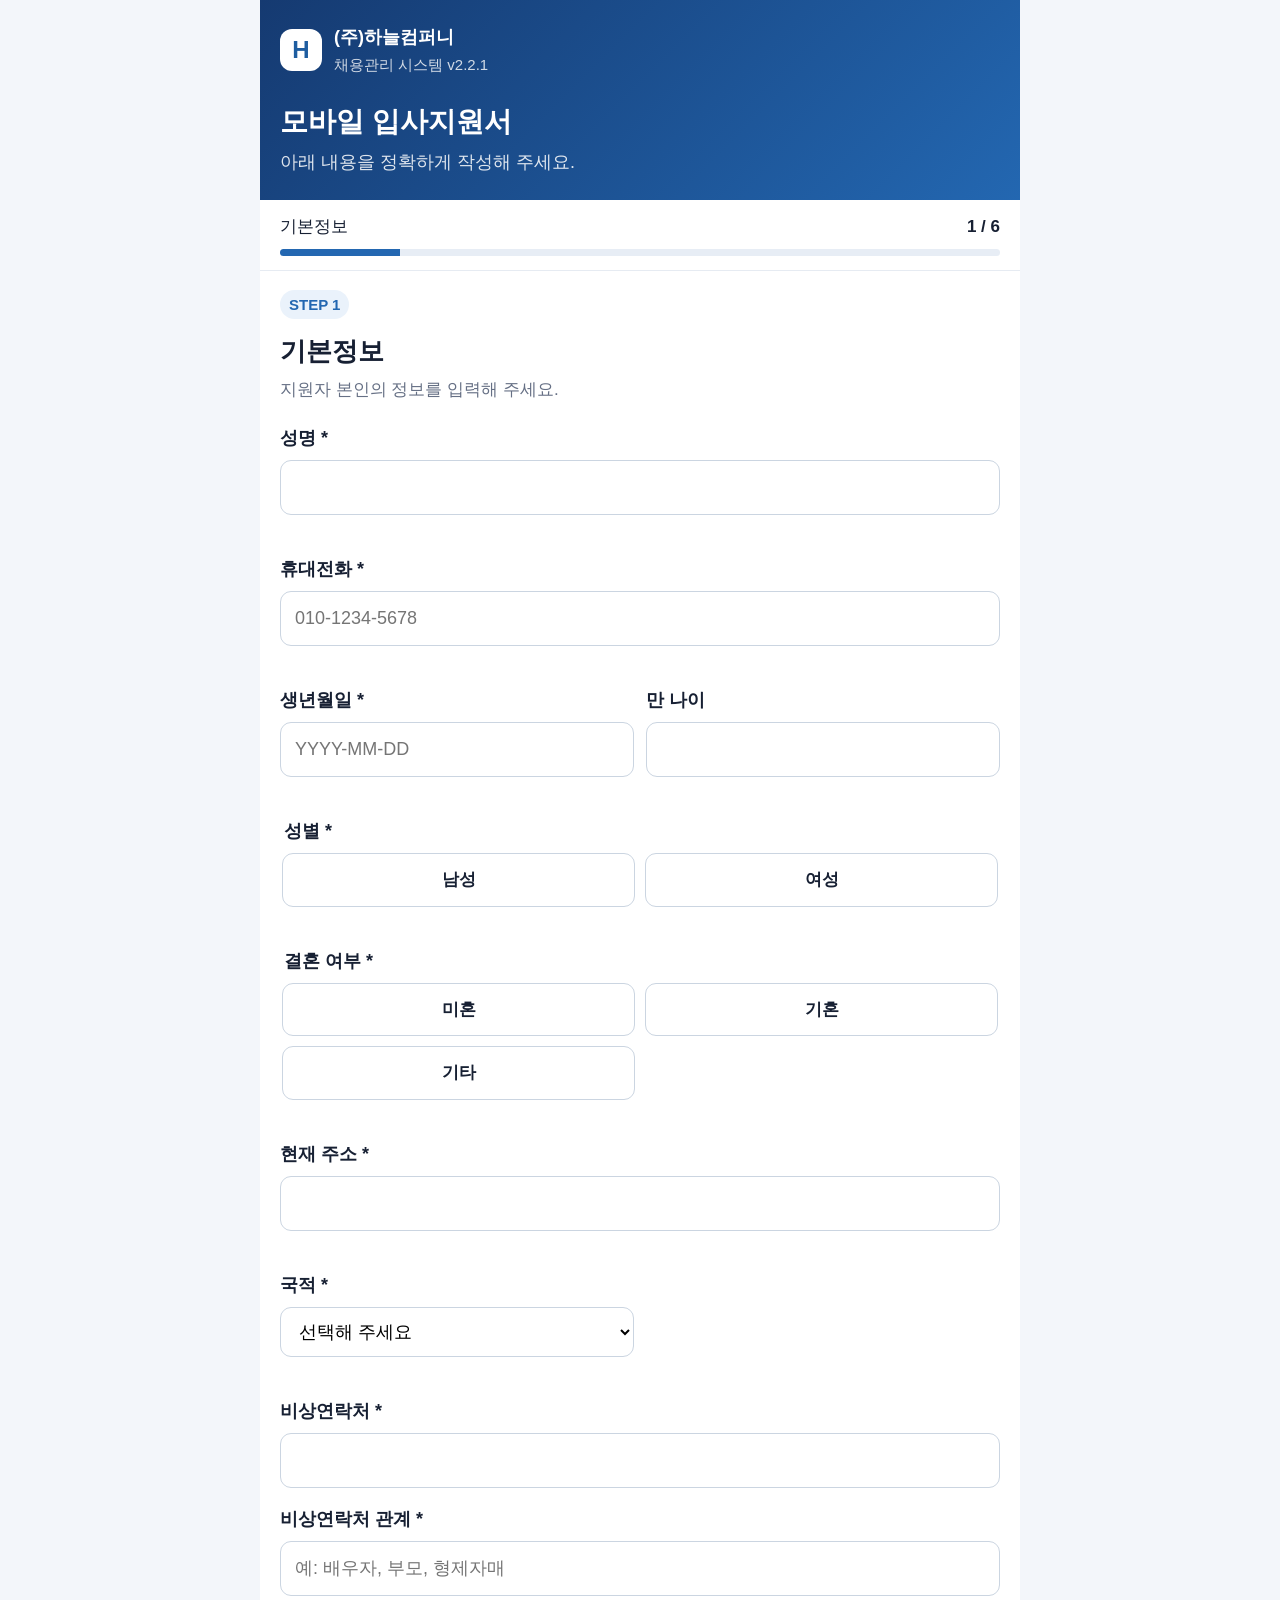
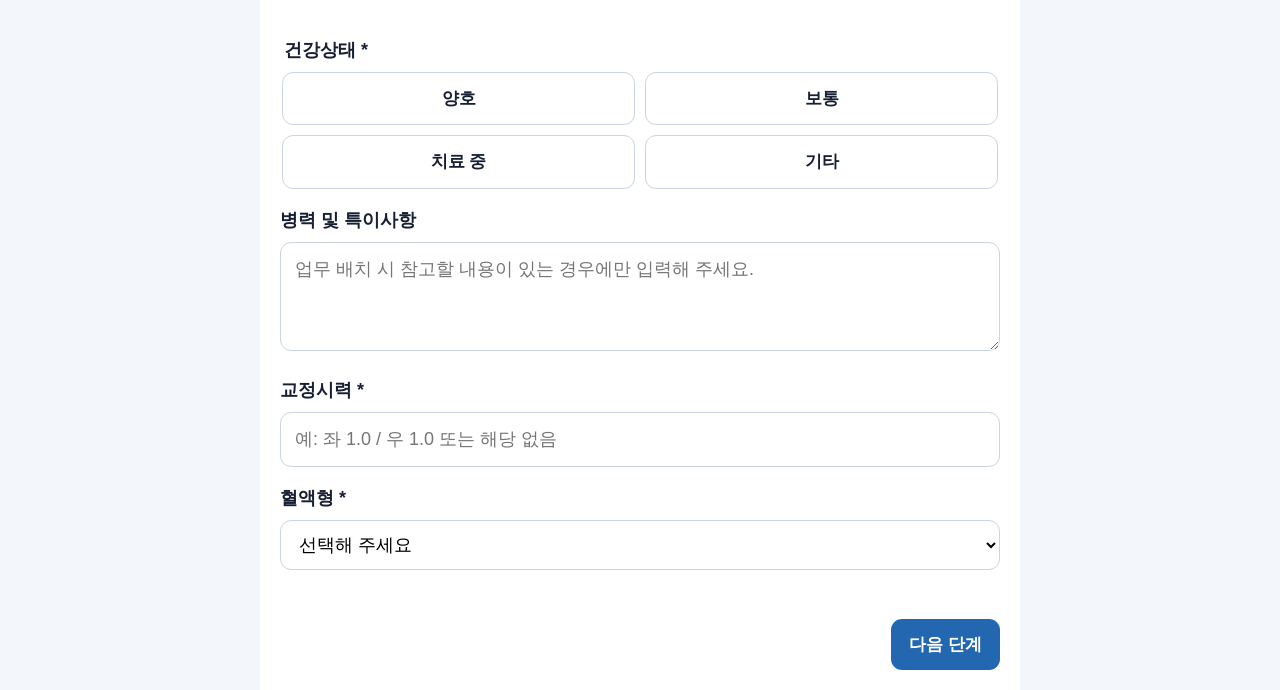
<file: index.html>
<!DOCTYPE html>
<html lang="ko">
<head>
  <meta charset="UTF-8">
  <meta name="viewport" content="width=device-width, initial-scale=1.0, maximum-scale=1.0, user-scalable=no">

  <title>(주)하늘컴퍼니 공식 모바일 입사지원</title>
  <meta name="description" content="3분 간편지원 · 사진첨부 · 전자서명">
  <meta name="robots" content="index,follow">
  <link rel="canonical" href="https://skyjob.co.kr/">

  <!-- 문자·카카오톡·메신저 링크 미리보기 -->
  <meta property="og:type" content="website">
  <meta property="og:locale" content="ko_KR">
  <meta property="og:site_name" content="(주)하늘컴퍼니">
  <meta property="og:title" content="(주)하늘컴퍼니 공식 모바일 입사지원">
  <meta property="og:description" content="3분 간편지원 · 사진첨부 · 전자서명">
  <meta property="og:url" content="https://skyjob.co.kr/">
  <meta property="og:image" content="https://skyjob.co.kr/images/skyjob-preview.png">
  <meta property="og:image:secure_url" content="https://skyjob.co.kr/images/skyjob-preview.png">
  <meta property="og:image:type" content="image/png">
  <meta property="og:image:width" content="1536">
  <meta property="og:image:height" content="1024">
  <meta property="og:image:alt" content="(주)하늘컴퍼니 모바일 입사지원 안내">

  <!-- 일부 메시지 앱·SNS 호환 -->
  <meta name="twitter:card" content="summary_large_image">
  <meta name="twitter:title" content="(주)하늘컴퍼니 공식 모바일 입사지원">
  <meta name="twitter:description" content="3분 간편지원 · 사진첨부 · 전자서명">
  <meta name="twitter:image" content="https://skyjob.co.kr/images/skyjob-preview.png">

  <!-- 브라우저 탭 아이콘 -->
  <link rel="icon" href="./images/skyjob-favicon.svg" type="image/svg+xml">
  <link rel="apple-touch-icon" href="./images/skyjob-preview.png">

  <link rel="stylesheet" href="./css/style.css?v=2.2.1">
</head>
<body>
<div class="app-container">
  <header class="app-header">
    <div class="brand-row">
      <div class="brand-symbol">H</div>
      <div><strong>(주)하늘컴퍼니</strong><span>채용관리 시스템 v2.2.1</span></div>
    </div>
    <h1>모바일 입사지원서</h1>
    <p>아래 내용을 정확하게 작성해 주세요.</p>
  </header>

  <section class="progress-section">
    <div class="progress-info">
      <span id="currentStepText">기본정보</span>
      <strong><span id="currentStepNumber">1</span> / 6</strong>
    </div>
    <div class="progress-bar"><div id="progressBarFill"></div></div>
  </section>

  <main class="form-container">
    <form id="applicationForm" novalidate>
      <section class="form-step active" data-step="1">
        <div class="section-heading"><span>STEP 1</span><h2>기본정보</h2><p>지원자 본인의 정보를 입력해 주세요.</p></div>
        <div class="form-group"><label for="koreanName">성명 *</label><input id="koreanName" name="koreanName" required><p class="field-error" id="koreanNameError"></p></div>
        <div class="form-group"><label for="phone">휴대전화 *</label><input id="phone" name="phone" type="tel" inputmode="numeric" maxlength="13" placeholder="010-1234-5678" required><p class="field-error" id="phoneError"></p></div>
        <div class="form-row">
          <div class="form-group"><label for="birthDate">생년월일 *</label><input id="birthDate" name="birthDate" inputmode="numeric" maxlength="10" placeholder="YYYY-MM-DD" required><p class="field-error" id="birthDateError"></p></div>
          <div class="form-group"><label for="age">만 나이</label><input id="age" name="age" readonly></div>
        </div>
        <fieldset class="form-group"><legend>성별 *</legend><div class="choice-grid"><label><input type="radio" name="gender" value="남성"><span>남성</span></label><label><input type="radio" name="gender" value="여성"><span>여성</span></label></div><p class="field-error" id="genderError"></p></fieldset>
        <div class="form-group"><label for="address">현재 주소 *</label><input id="address" name="address" required><p class="field-error" id="addressError"></p></div>
        <div class="form-row">
          <div class="form-group"><label for="nationality">국적 *</label><select id="nationality" name="nationality" required><option value="">선택해 주세요</option><option value="대한민국">대한민국</option><option value="베트남">베트남</option><option value="중국">중국</option><option value="필리핀">필리핀</option><option value="태국">태국</option><option value="네팔">네팔</option><option value="캄보디아">캄보디아</option><option value="인도네시아">인도네시아</option><option value="기타">기타</option></select><p class="field-error" id="nationalityError"></p></div>
          <div class="form-group hidden" id="nationalityOtherGroup"><label for="nationalityOther">기타 국적 *</label><input id="nationalityOther" name="nationalityOther" placeholder="국가명을 입력해 주세요"><p class="field-error" id="nationalityOtherError"></p></div>
        </div>
        <div class="form-group hidden" id="visaGroup"><label for="visa">비자 종류 *</label><select id="visa" name="visa"><option value="">선택해 주세요</option><option value="F-2">F-2</option><option value="F-4">F-4</option><option value="F-5">F-5</option><option value="F-6">F-6</option><option value="E-9">E-9</option><option value="H-2">H-2</option><option value="기타">기타</option></select><p class="field-error" id="visaError"></p></div>
        <fieldset class="form-group"><legend>병역사항 *</legend><div class="choice-grid military-grid"><label><input type="radio" name="militaryStatus" value="군필"><span>군필</span></label><label><input type="radio" name="militaryStatus" value="미필"><span>미필</span></label><label><input type="radio" name="militaryStatus" value="면제"><span>면제</span></label><label><input type="radio" name="militaryStatus" value="해당없음"><span>해당없음</span></label></div><p class="field-error" id="militaryStatusError"></p></fieldset>
        <div class="form-group"><label for="emergencyPhone">비상연락처</label><input id="emergencyPhone" name="emergencyPhone" type="tel" inputmode="numeric" maxlength="13"></div>
        <fieldset class="form-group"><legend>건강상태</legend><div class="choice-grid"><label><input type="radio" name="healthStatus" value="양호"><span>양호</span></label><label><input type="radio" name="healthStatus" value="보통"><span>보통</span></label><label><input type="radio" name="healthStatus" value="치료 중"><span>치료 중</span></label><label><input type="radio" name="healthStatus" value="기타"><span>기타</span></label></div></fieldset>
        <div class="form-group"><label for="medicalHistory">병력 및 특이사항</label><textarea id="medicalHistory" name="medicalHistory" rows="3" placeholder="업무 배치 시 참고할 내용이 있는 경우에만 입력해 주세요."></textarea></div>
        <div class="form-group"><label for="correctedVision">교정시력</label><input id="correctedVision" name="correctedVision" placeholder="예: 좌 1.0 / 우 1.0 또는 해당 없음"></div>
        <div class="navigation"><span></span><button type="button" class="btn primary" data-next="2">다음 단계</button></div>
      </section>

      <section class="form-step" data-step="2">
        <div class="section-heading"><span>STEP 2</span><h2>학력 및 경력사항</h2><p>최종학력과 최근 경력을 입력해 주세요.</p></div>
        <div class="form-row">
          <div class="form-group"><label for="graduationYear">졸업년도</label><input id="graduationYear" name="graduationYear" type="number" inputmode="numeric"></div>
          <div class="form-group"><label for="schoolName">학교명</label><input id="schoolName" name="schoolName"></div>
        </div>
        <div id="careerContainer"></div>
        <div class="navigation"><button type="button" class="btn secondary" data-prev="1">이전</button><button type="button" class="btn primary" data-next="3">다음 단계</button></div>
      </section>

      <section class="form-step" data-step="3">
        <div class="section-heading"><span>STEP 3</span><h2>근무조건</h2><p>희망 근무조건을 선택해 주세요.</p></div>
        <fieldset class="form-group"><legend>근무형태</legend><div class="choice-grid work-type-grid"><label><input type="radio" name="workType" value="주간"><span>주간</span></label><label><input type="radio" name="workType" value="야간"><span>야간</span></label><label><input type="radio" name="workType" value="교대"><span>교대</span></label></div></fieldset>
        <div class="form-row">
          <fieldset class="form-group"><legend>잔업 가능</legend><div class="choice-grid"><label><input type="radio" name="overtimeAvailable" value="가능"><span>가능</span></label><label><input type="radio" name="overtimeAvailable" value="불가능"><span>불가능</span></label></div></fieldset>
          <fieldset class="form-group"><legend>특근 가능</legend><div class="choice-grid"><label><input type="radio" name="weekendAvailable" value="가능"><span>가능</span></label><label><input type="radio" name="weekendAvailable" value="불가능"><span>불가능</span></label></div></fieldset>
        </div>
        <fieldset class="form-group"><legend>출퇴근 방법</legend><div class="choice-grid"><label><input type="radio" name="commuteType" value="자차"><span>자차</span></label><label><input type="radio" name="commuteType" value="대중교통"><span>대중교통</span></label><label><input type="radio" name="commuteType" value="통근버스"><span>통근버스</span></label><label><input type="radio" name="commuteType" value="도보"><span>도보</span></label></div></fieldset>
        <div class="form-group hidden" id="shuttleLocationGroup">
          <label for="shuttleLocation">통근버스 탑승 희망 위치 *</label>
          <input id="shuttleLocation" name="shuttleLocation" placeholder="예: 향남 홈플러스 앞, 병점역 1번 출구">
          <p class="hint">정확한 승차 위치를 확인하기 위한 정보입니다.</p>
          <p class="field-error" id="shuttleLocationError"></p>
        </div>
        <fieldset class="form-group insurance-panel">
          <legend>희망 고용 방식 *</legend>
          <p class="insurance-guide">아래 내용을 확인한 후 현재 희망하시는 방식 한 가지를 선택해 주세요.</p>
          <div class="insurance-options">
            <label class="insurance-choice">
              <input type="radio" name="insurancePreference" value="입사 시 4대보험 가입 희망">
              <span>
                <strong>1. 입사 시 4대보험 가입</strong>
                <small>입사일부터 국민연금·건강보험·고용보험·산재보험 적용을 희망합니다.</small>
              </span>
            </label>
            <label class="insurance-choice">
              <input type="radio" name="insurancePreference" value="입사 후 3개월간 3.3% 사업소득 신고 후 4대보험 가입 희망">
              <span>
                <strong>2. 3개월간 3.3% 신고 후 4대보험 가입</strong>
                <small>입사 후 초기 3개월은 3.3% 사업소득 신고 방식으로 진행한 뒤 4대보험 가입을 희망합니다. 3개월 뒤 꼭 담당자에게 연락하여 문의 바랍니다.</small>
              </span>
            </label>
            <label class="insurance-choice">
              <input type="radio" name="insurancePreference" value="3.3% 사업소득 신고 희망">
              <span>
                <strong>3. 3.3% 사업소득 신고</strong>
                <small>보수 지급 시 3.3% 원천징수되는 사업소득 신고 방식을 희망합니다.</small>
              </span>
            </label>
          </div>
          <p class="field-error" id="insurancePreferenceError"></p>
        </fieldset>

        <div class="information-box insurance-information">
          <strong>꼭 확인해 주세요</strong>
          <p>선택하신 항목은 지원자의 현재 희망사항을 확인하기 위한 내용입니다.</p>
          <p>실제 고용 형태와 4대보험 적용 여부는 업무 방식, 근무 조건 및 입사 협의 결과에 따라 최종 결정됩니다.</p>
          <p>입사 전 담당자가 세부 내용을 다시 안내해 드립니다.</p>
        </div>

        <div class="information-box details-panel">
          <strong>작업복 치수</strong>
          <div class="form-row compact-fields">
            <div class="form-group"><label for="height">키(cm)</label><input id="height" name="height" type="number" inputmode="numeric" min="100" max="250" placeholder="예: 175"></div>
            <div class="form-group"><label for="weight">몸무게(kg)</label><input id="weight" name="weight" type="number" inputmode="numeric" min="30" max="250" placeholder="예: 70"></div>
          </div>
        </div>
        <div class="information-box details-panel">
          <strong>급여통장</strong>
          <div class="form-row compact-fields">
            <div class="form-group"><label for="bankName">은행</label><input id="bankName" name="bankName" placeholder="예: 국민은행"></div>
            <div class="form-group"><label for="accountHolder">예금주</label><input id="accountHolder" name="accountHolder" placeholder="지원자 본인 이름"></div>
          </div>
          <div class="form-group"><label for="accountNumber">계좌번호</label><input id="accountNumber" name="accountNumber" inputmode="numeric" placeholder="숫자 또는 하이픈 포함"></div>
        </div>
        <div class="form-group"><label for="availableStartDate">출근 가능일</label><input id="availableStartDate" name="availableStartDate" inputmode="numeric" maxlength="10" placeholder="YYYY-MM-DD"></div>
        <div class="form-group"><label for="workConditionNote">추가 요청사항</label><textarea id="workConditionNote" name="workConditionNote" rows="4"></textarea></div>
        <div class="navigation"><button type="button" class="btn secondary" data-prev="2">이전</button><button type="button" class="btn primary" data-next="4">다음 단계</button></div>
      </section>

      <section class="form-step" data-step="4">
        <div class="section-heading"><span>STEP 4</span><h2>사진 및 이력서</h2><p>사진을 직접 맞춘 뒤 확정해 주세요.</p></div>

        <div class="upload-card">
          <h3>지원자 사진 *</h3>
          <p class="hint">JPG, PNG, WEBP / 최대 10MB</p>
          <input id="profilePhoto" type="file" accept="image/jpeg,image/png,image/webp" hidden>
          <button type="button" class="btn primary full" id="choosePhotoButton">사진 선택</button>
          <p class="field-error" id="profilePhotoError"></p>
          <div id="profilePhotoPreview" class="photo-result hidden">
            <img id="profilePhotoPreviewImage" alt="확정된 지원자 사진">
            <div><strong>사진 확정 완료</strong><p>출력용 3:4 비율로 저장됩니다.</p><button type="button" class="btn secondary small" id="changePhotoButton">다시 선택</button></div>
          </div>
        </div>

        <div class="upload-card">
          <h3>이력서 첨부</h3>
          <p class="hint">PDF, HWP, DOC, DOCX / 최대 15MB / 1개</p>
          <input id="resumeFile" type="file" accept=".pdf,.hwp,.doc,.docx" hidden>
          <button type="button" class="btn secondary full" id="chooseResumeButton">이력서 선택</button>
          <p class="field-error" id="resumeFileError"></p>
          <div id="resumeFilePreview" class="file-result hidden"></div>
        </div>

        <div class="navigation"><button type="button" class="btn secondary" data-prev="3">이전</button><button type="button" class="btn primary" id="step4NextButton">다음 단계</button></div>
      </section>

      <section class="form-step" data-step="5">
        <div class="section-heading"><span>STEP 5</span><h2>개인정보 동의 및 서명</h2><p>내용을 확인한 후 서명해 주세요.</p></div>
        <label class="consent-box"><input type="checkbox" id="privacyConsent" name="privacyConsent" value="동의"><span>입사지원 및 채용절차 진행을 위한 개인정보 수집·이용에 동의합니다.</span></label>
        <p class="field-error" id="privacyConsentError"></p>
        <div class="signature-card">
          <div class="signature-head"><strong>전자서명 *</strong><button type="button" class="text-button" id="clearSignatureButton">지우기</button></div>
          <div class="signature-wrap"><canvas id="signatureCanvas"></canvas><div class="signature-guide" aria-hidden="true"><span>서명 영역</span></div><span id="signaturePlaceholder">점선 서명 영역 안에 서명해 주세요.</span></div>
          <input type="hidden" id="signatureData" name="signatureData">
          <p class="field-error" id="signatureError"></p>
        </div>
        <div class="navigation"><button type="button" class="btn secondary" data-prev="4">이전</button><button type="button" class="btn primary" id="step5NextButton">최종 확인</button></div>
      </section>

      <section class="form-step" data-step="6">
        <div class="section-heading"><span>STEP 6</span><h2>최종 확인</h2><p>실제로 제출될 내용을 확인해 주세요.</p></div>
        <div id="finalPreview" class="final-preview"></div>
        <section class="preview-card">
          <h3>사진 및 첨부파일</h3>
          <div id="finalPhotoPreview"></div>
          <div id="finalAttachmentPreview"></div>
        </section>
        <section class="preview-card">
          <h3>전자서명</h3>
          <img id="previewSignatureImage" class="signature-preview" alt="전자서명">
        </section>
        <p class="field-error" id="finalSubmitError"></p>
        <div class="navigation"><button type="button" class="btn secondary" data-prev="5">수정하기</button><button type="button" class="btn primary" id="finalSubmitButton">최종 제출</button></div>
      </section>
    </form>
  </main>
</div>

<div id="photoEditorModal" class="modal hidden" role="dialog" aria-modal="true" aria-label="사진 조정">
  <div class="modal-panel">
    <div class="modal-head"><div><strong>사진 위치 맞추기</strong><p>중앙의 점선 3:4 프레임 안에 들어온 부분만 저장됩니다. 사진을 이동·확대해 맞춰 주세요.</p></div><button type="button" id="closePhotoEditorButton" class="icon-button">×</button></div>
    <div id="cropStage" class="crop-stage">
      <canvas id="cropCanvas" width="600" height="800"></canvas>
      <div class="crop-guide"><div class="face-guide"></div></div>
    </div>
    <p class="hint crop-help">얼굴을 타원에 맞추고, 저장할 부분을 중앙 점선 3:4 프레임 안에 배치해 주세요.</p>
    <div class="photo-tool-grid">
      <button type="button" class="btn secondary" id="rotateLeftButton">↺ 왼쪽 90°</button>
      <button type="button" class="btn secondary" id="rotateRightButton">↻ 오른쪽 90°</button>
      <button type="button" class="btn secondary" id="autoFitButton">자동 맞춤</button>
    </div>
    <label class="zoom-control">축소 · 확대
      <input id="photoZoom" type="range" min="1" max="3" step="0.01" value="1">
    </label>
    <p class="hint crop-help">한 손가락/마우스: 이동 · 두 손가락/슬라이더: 확대·축소</p>
    <div class="editor-actions"><button type="button" class="btn secondary" id="cancelPhotoButton">취소</button><button type="button" class="btn primary" id="confirmPhotoButton">이 사진 사용</button></div>
  </div>
</div>

<script src="./js/config.js?v=2.2.1"></script>
<script src="./js/upload.js?v=2.2.1"></script>
<script src="./js/script.js?v=5.6.0"></script>
</body>
</html>
</file>
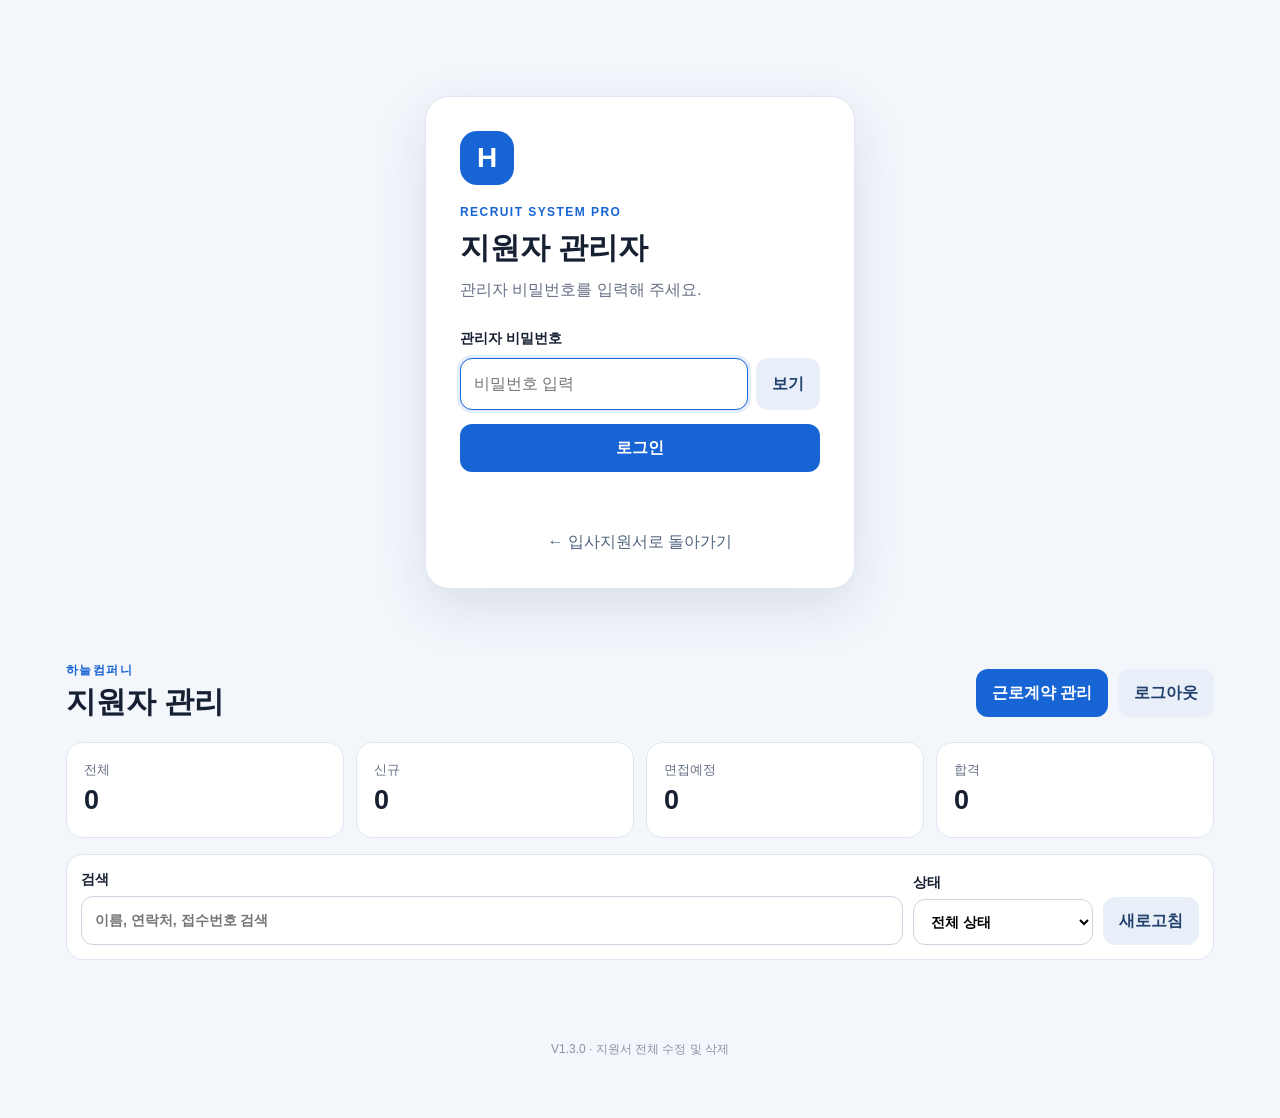
<file: admin/index.html>
<!doctype html>
<html lang="ko">
<head>
  <meta charset="utf-8">
  <meta name="viewport" content="width=device-width, initial-scale=1, viewport-fit=cover">
  <meta name="robots" content="noindex,nofollow">
  <title>하늘컴퍼니 지원자 관리자</title>
  <link rel="stylesheet" href="admin.css?v=20260813-full-edit1">
</head>
<body>
  <main class="shell">
    <section id="loginView" class="login-card">
      <div class="brand-mark">H</div>
      <p class="eyebrow">RECRUIT SYSTEM PRO</p>
      <h1>지원자 관리자</h1>
      <p class="subtext">관리자 비밀번호를 입력해 주세요.</p>
      <form id="loginForm">
        <label for="password">관리자 비밀번호</label>
        <div class="password-row">
          <input id="password" type="password" autocomplete="current-password" required placeholder="비밀번호 입력">
          <button type="button" id="togglePassword" class="secondary">보기</button>
        </div>
        <button type="submit" id="loginButton" class="primary">로그인</button>
        <p id="loginMessage" class="message" aria-live="polite"></p>
      </form>
      <a class="back-link" href="../index.html">← 입사지원서로 돌아가기</a>
    </section>

    <section id="dashboardView" class="dashboard" hidden>
      <header class="topbar">
        <div>
          <p class="eyebrow">하늘컴퍼니</p>
          <h1>지원자 관리</h1>
        </div>
        <div class="topbar-actions">
          <a class="nav-button contract-admin-link" href="../contract-admin/">근로계약 관리</a>
          <button id="logoutButton" class="secondary">로그아웃</button>
        </div>
      </header>

      <section class="stats" aria-label="지원자 현황">
        <article><span>전체</span><strong id="totalCount">0</strong></article>
        <article><span>신규</span><strong id="newCount">0</strong></article>
        <article><span>면접예정</span><strong id="interviewCount">0</strong></article>
        <article><span>합격</span><strong id="passCount">0</strong></article>
      </section>

      <section class="toolbar">
        <label class="search-box" for="searchInput">
          <span>검색</span>
          <input id="searchInput" type="search" placeholder="이름, 연락처, 접수번호 검색">
        </label>
        <label for="statusFilter">
          <span>상태</span>
          <select id="statusFilter">
            <option value="">전체 상태</option>
            <option>신규</option><option>연락완료</option><option>면접예정</option><option>합격</option><option>불합격</option>
          </select>
        </label>
        <button id="refreshButton" class="secondary">새로고침</button>
      </section>

      <p id="dashboardMessage" class="message" aria-live="polite"></p>
      <div id="applicantList" class="applicant-list"></div>
      <div id="emptyState" class="empty" hidden>조건에 맞는 지원자가 없습니다.</div>
      <footer>V1.3.0 · 지원서 전체 수정 및 삭제</footer>
    </section>

    <section id="editModal" class="edit-modal" hidden aria-hidden="true">
      <div class="edit-backdrop" data-close-edit></div>
      <div class="edit-dialog" role="dialog" aria-modal="true" aria-labelledby="editTitle">
        <div class="edit-head">
          <div>
            <p class="eyebrow">지원서 전체 수정</p>
            <h2 id="editTitle">지원자 전체 수정</h2>
          </div>
          <button type="button" id="editCloseButton" class="secondary">닫기</button>
        </div>
        <form id="editForm" class="edit-form">
          <input type="hidden" id="editUuid">
          <input type="hidden" id="editReceipt">

          <h3 class="edit-section-title wide">기본정보</h3>
          <label><span>성명</span><input id="editName" required></label>
          <label><span>휴대전화</span><input id="editPhone" required></label>
          <label><span>생년월일</span><input id="editBirthDate" type="date"></label>
          <label><span>만 나이</span><input id="editAge" inputmode="numeric"></label>
          <label><span>성별</span><select id="editGender"><option value="">선택</option><option>남성</option><option>여성</option></select></label>
          <label><span>결혼 여부</span><select id="editMaritalStatus"><option value="">선택</option><option>미혼</option><option>기혼</option><option>기타</option></select></label>
          <label class="wide"><span>주소</span><input id="editAddress"></label>
          <label><span>국적</span><input id="editNationality" placeholder="예: 대한민국, 베트남"></label>
          <label><span>비자</span><input id="editVisa" placeholder="예: F-4"></label>
          <label><span>병역사항</span><select id="editMilitaryStatus"><option value="">선택</option><option>군필</option><option>미필</option><option>면제</option><option>해당없음</option></select></label>
          <label><span>미필·면제 사유</span><input id="editMilitaryReason"></label>
          <label><span>비상연락처</span><input id="editEmergencyPhone"></label>
          <label><span>비상연락처 관계</span><input id="editEmergencyRelation"></label>

          <h3 class="edit-section-title wide">건강정보</h3>
          <label><span>건강상태</span><select id="editHealthStatus"><option value="">선택</option><option>양호</option><option>보통</option><option>치료 중</option><option>기타</option></select></label>
          <label><span>혈액형</span><select id="editBloodType"><option value="">선택</option><option>A형</option><option>B형</option><option>O형</option><option>AB형</option><option>모름</option></select></label>
          <label><span>교정시력</span><input id="editCorrectedVision"></label>
          <label class="wide"><span>병력 및 특이사항</span><textarea id="editMedicalHistory" rows="3"></textarea></label>

          <h3 class="edit-section-title wide">학력 및 경력</h3>
          <label><span>졸업년도</span><input id="editGraduationYear" inputmode="numeric"></label>
          <label><span>학교명</span><input id="editSchoolName"></label>

          <div class="career-edit-box wide">
            <strong>경력 1</strong>
            <div class="career-edit-grid">
              <label><span>회사명(근무지)</span><input id="editCareerCompany1"></label>
              <label><span>근무기간</span><input id="editCareerPeriod1"></label>
              <label><span>담당업무</span><input id="editCareerJob1"></label>
              <label><span>근무형태</span><input id="editCareerEmploymentType1"></label>
              <label class="wide"><span>퇴사사유</span><input id="editCareerReason1"></label>
            </div>
          </div>
          <div class="career-edit-box wide">
            <strong>경력 2</strong>
            <div class="career-edit-grid">
              <label><span>회사명(근무지)</span><input id="editCareerCompany2"></label>
              <label><span>근무기간</span><input id="editCareerPeriod2"></label>
              <label><span>담당업무</span><input id="editCareerJob2"></label>
              <label><span>근무형태</span><input id="editCareerEmploymentType2"></label>
              <label class="wide"><span>퇴사사유</span><input id="editCareerReason2"></label>
            </div>
          </div>
          <div class="career-edit-box wide">
            <strong>경력 3</strong>
            <div class="career-edit-grid">
              <label><span>회사명(근무지)</span><input id="editCareerCompany3"></label>
              <label><span>근무기간</span><input id="editCareerPeriod3"></label>
              <label><span>담당업무</span><input id="editCareerJob3"></label>
              <label><span>근무형태</span><input id="editCareerEmploymentType3"></label>
              <label class="wide"><span>퇴사사유</span><input id="editCareerReason3"></label>
            </div>
          </div>

          <h3 class="edit-section-title wide">근무조건 및 기타정보</h3>
          <label><span>희망근무형태</span><select id="editWorkType"><option value="">선택</option><option>주간</option><option>야간</option><option>교대</option></select></label>
          <label><span>근무형태(고용구분)</span><input id="editEmploymentType"></label>
          <label><span>잔업 가능</span><select id="editOvertimeAvailable"><option value="">선택</option><option>가능</option><option>불가능</option></select></label>
          <label><span>특근 가능</span><select id="editWeekendAvailable"><option value="">선택</option><option>가능</option><option>불가능</option></select></label>
          <label><span>출퇴근방법</span><select id="editCommuteType"><option value="">선택</option><option>자차</option><option>통근버스</option><option>대중교통</option><option>도보</option></select></label>
          <label><span>통근버스 탑승위치</span><input id="editShuttleLocation"></label>
          <label class="wide"><span>희망 고용 방식</span>
            <select id="editInsurancePreference">
              <option value="">선택</option>
              <option value="입사 시 4대보험 가입 희망">입사 시 4대보험 가입 희망</option>
              <option value="입사 후 3개월간 3.3% 사업소득 신고 후 4대보험 가입 희망">3개월간 3.3% 신고 후 4대보험 가입 희망</option>
              <option value="3.3% 사업소득 신고 희망">3.3% 사업소득 신고 희망</option>
            </select>
          </label>
          <label><span>출근가능일</span><input id="editAvailableStartDate" type="date"></label>
          <label><span>신발 사이즈(mm)</span><input id="editShoeSize" inputmode="numeric"></label>
          <label><span>키(cm)</span><input id="editHeight" inputmode="numeric"></label>
          <label><span>몸무게(kg)</span><input id="editWeight" inputmode="numeric"></label>
          <label><span>은행</span><input id="editBankName"></label>
          <label><span>계좌번호</span><input id="editAccountNumber"></label>
          <label><span>예금주</span><input id="editAccountHolder"></label>
          <label><span>개인정보동의</span><select id="editPrivacyConsent"><option value="">선택</option><option>동의</option><option>미동의</option></select></label>
          <label class="wide"><span>추가요청사항</span><textarea id="editWorkConditionNote" rows="3"></textarea></label>
          <p class="edit-note wide">사진·서명·첨부파일은 그대로 유지되며, 수정 저장 시 PDF가 자동 재생성됩니다.</p>
          <p id="editMessage" class="message wide" aria-live="polite"></p>
          <div class="edit-actions wide">
            <button type="button" id="editCancelButton" class="secondary">취소</button>
            <button type="submit" id="editSaveButton" class="primary">수정 저장</button>
          </div>
        </form>
      </div>
    </section>

    <section id="contractCompanyModal" class="edit-modal" hidden aria-hidden="true">
      <div class="edit-backdrop" data-close-contract-company></div>
      <div class="edit-dialog contract-company-dialog" role="dialog" aria-modal="true" aria-labelledby="contractCompanyTitle">
        <div class="edit-head">
          <div>
            <p class="eyebrow">업체별 근로계약서</p>
            <h2 id="contractCompanyTitle">계약 업체 선택</h2>
          </div>
          <button type="button" id="contractCompanyCloseButton" class="secondary">닫기</button>
        </div>
        <input type="hidden" id="contractCompanyReceipt">
        <p id="contractCompanyApplicant" class="contract-company-applicant"></p>
        <label class="contract-company-label">
          <span>근로계약 업체</span>
          <select id="contractCompanySelect">
            <option value="">업체를 선택하세요</option>
            <option value="DK산업">DK산업</option>
            <option value="NB화성">NB화성</option>
            <option value="SF">SF</option>
            <option value="엘티와이 남">엘티와이 남</option>
            <option value="엘티와이 여">엘티와이 여</option>
            <option value="진솔">진솔</option>
            <option value="우리기업">우리기업</option>
            <option value="우리원">우리원</option>
            <option value="동광엔비텍">동광엔비텍</option>
          </select>
        </label>
        <p class="edit-note">업체를 선택하면 해당 업체 원본 계약문구가 열립니다. 근무기간 등은 계약서를 연 뒤 관리자 수정에서 필요한 부분만 바꾼 후 링크를 생성하세요.</p>
        <p id="contractCompanyMessage" class="message" aria-live="polite"></p>
        <div class="edit-actions">
          <button type="button" id="contractCompanyCancelButton" class="secondary">취소</button>
          <button type="button" id="contractCompanyOpenButton" class="primary">계약서 열기</button>
        </div>
      </div>
    </section>
  </main>
  <script src="../js/config.js?v=20260810-company1"></script>
  <script src="admin.js?v=20260813-full-edit1"></script>
</body>
</html>
</file>
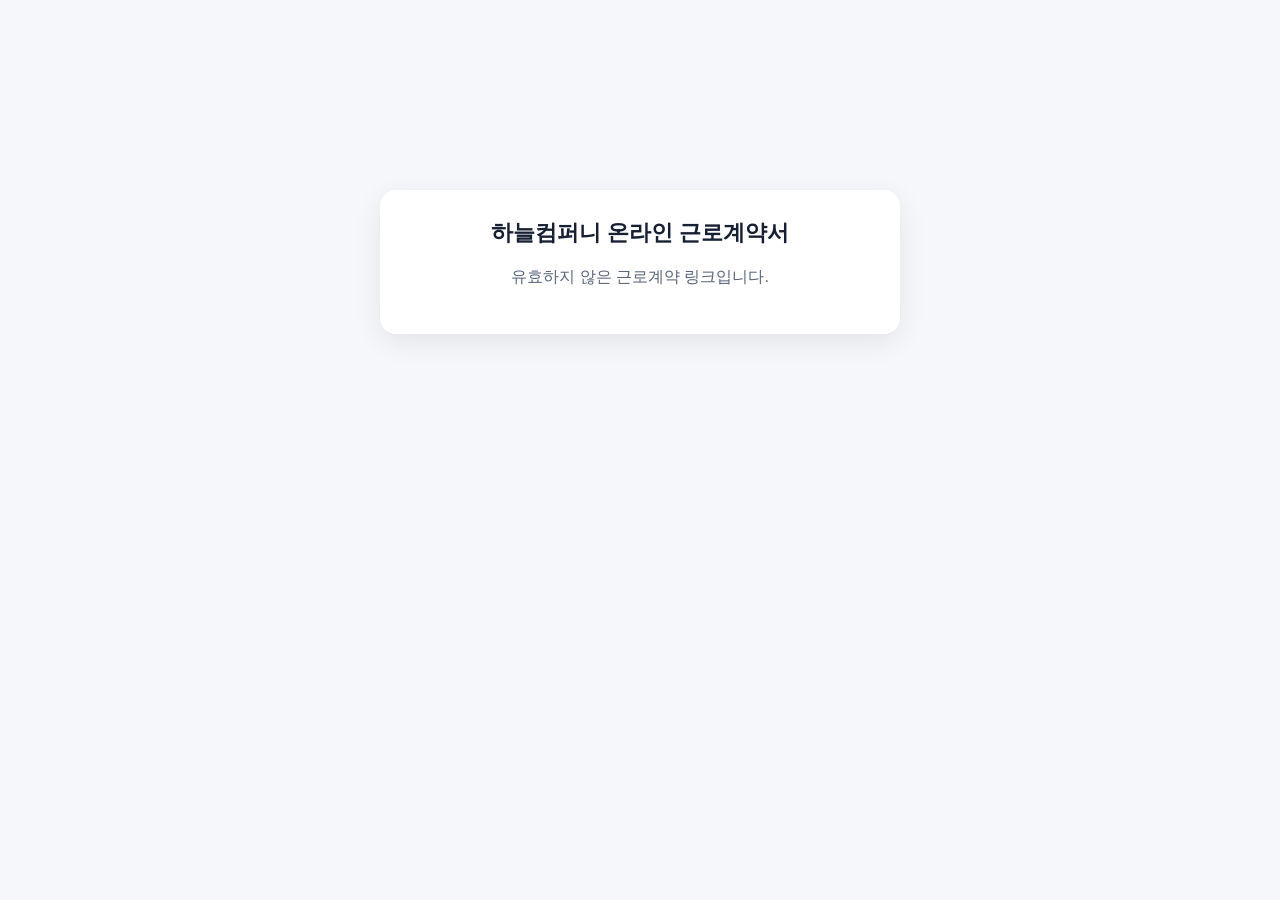
<file: c/index.html>
<!doctype html>
<html lang="ko">
<head>
<meta charset="utf-8">
<meta name="viewport" content="width=device-width,initial-scale=1">
<title>하늘컴퍼니 온라인 근로계약서</title>
<meta name="description" content="근로계약서 작성 링크입니다. 내용을 확인 후 작성해 주세요.">
<meta property="og:title" content="하늘컴퍼니 온라인 근로계약서">
<meta property="og:description" content="근로계약서 작성 링크입니다. 내용을 확인 후 작성해 주세요.">
<meta property="og:type" content="website">
<meta property="og:image" content="https://skyjob.co.kr/images/skyjob-contract-preview.png">
<meta property="og:image:width" content="1536">
<meta property="og:image:height" content="1024">
<style>
body{font-family:"Malgun Gothic",Arial,sans-serif;margin:0;background:#f5f7fb;color:#172033}
.wrap{max-width:520px;margin:18vh auto;padding:28px;text-align:center}
.card{background:#fff;border-radius:16px;padding:28px;box-shadow:0 8px 28px rgba(0,0,0,.08)}
h1{font-size:22px;margin:0 0 12px}p{line-height:1.6;color:#596579}
</style>
</head>
<body>
<div class="wrap"><div class="card">
<h1>하늘컴퍼니 온라인 근로계약서</h1>
<p id="msg">근로계약서로 이동 중입니다...</p>
</div></div>
<script>
(function(){
  const k=(new URLSearchParams(location.search).get('k')||'').toLowerCase();
  const msg=document.getElementById('msg');
  if(!/^[0-9a-f]{16}$/.test(k)){
    msg.textContent='유효하지 않은 근로계약 링크입니다.';
    return;
  }
  const cb='__contractShort_'+Date.now().toString(36);
  const timer=setTimeout(function(){
    cleanup();
    msg.textContent='근로계약 서버 연결에 실패했습니다. 잠시 후 다시 시도해 주세요.';
  },12000);
  function cleanup(){
    clearTimeout(timer);
    try{delete window[cb];}catch(_){window[cb]=undefined;}
    if(script.parentNode)script.parentNode.removeChild(script);
  }
  window[cb]=function(d){
    if(!d||!d.ok||!d.token){
      cleanup();
      msg.textContent=(d&&d.message)||'유효하지 않거나 만료된 계약 링크입니다.';
      return;
    }
    const token=d.token;
    cleanup();
    location.replace('/employment-contract.html?mode=sign&token='+encodeURIComponent(token));
  };
  const script=document.createElement('script');
  script.src='https://script.google.com/macros/s/AKfycby6H1liSsSY6fsOWHyFXbEZjrFa9BKj_GushwqN6fTanWINxUAZisIAkTlfqKiidZiT/exec?action=resolveShort&k='+encodeURIComponent(k)+'&callback='+encodeURIComponent(cb);
  script.onerror=function(){
    cleanup();
    msg.textContent='근로계약 서버 연결에 실패했습니다. 잠시 후 다시 시도해 주세요.';
  };
  document.head.appendChild(script);
})();
</script>
</body>
</html>
</file>
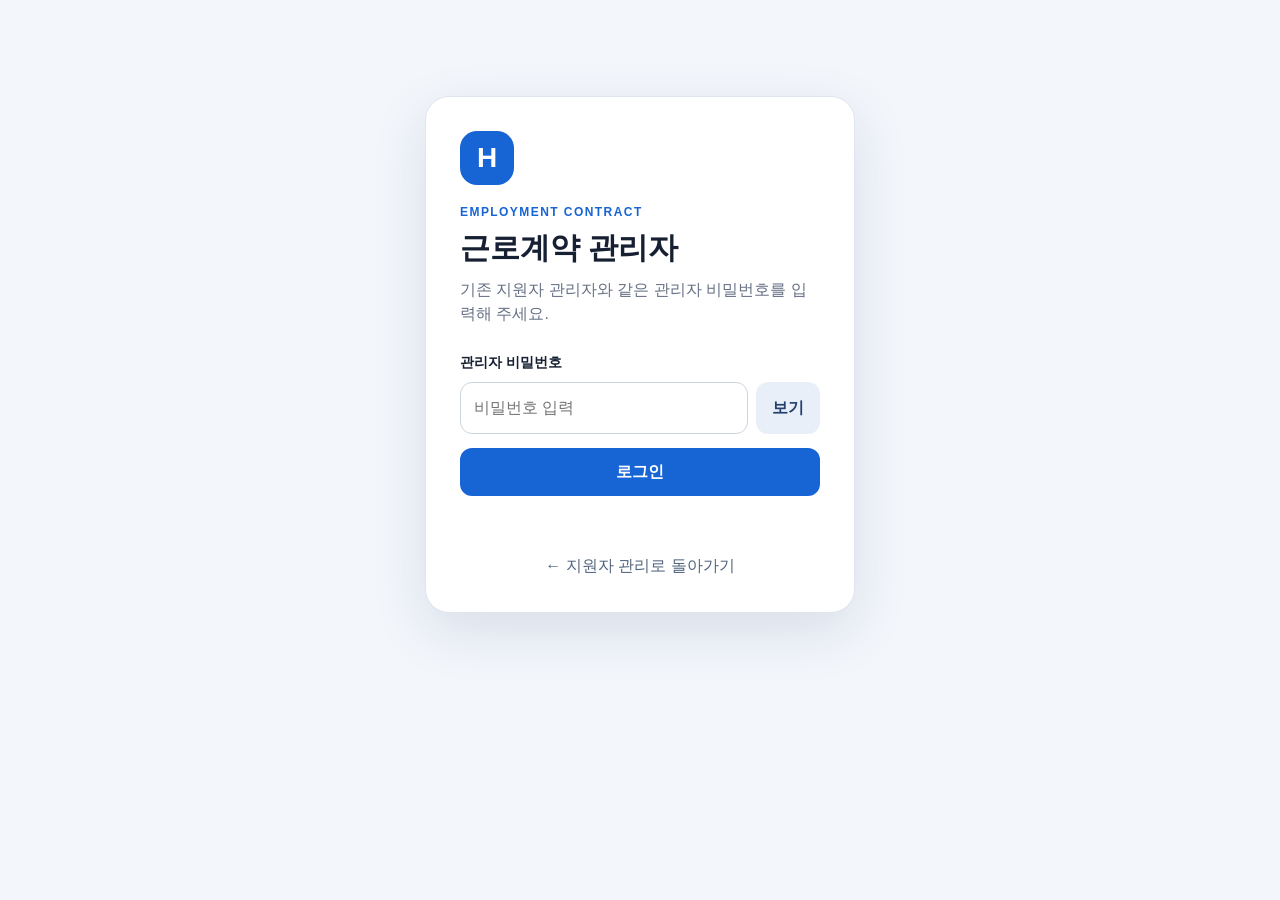
<file: contract-admin/index.html>
<!doctype html>
<html lang="ko">
<head>
  <meta charset="utf-8">
  <meta name="viewport" content="width=device-width, initial-scale=1, viewport-fit=cover">
  <meta name="robots" content="noindex,nofollow">
  <title>하늘컴퍼니 근로계약 관리자</title>
  <link rel="stylesheet" href="contract-admin.css?v=1.5.0">
</head>
<body>
  <main class="shell">
    <section id="loginView" class="login-card">
      <div class="brand-mark">H</div>
      <p class="eyebrow">EMPLOYMENT CONTRACT</p>
      <h1>근로계약 관리자</h1>
      <p class="subtext">기존 지원자 관리자와 같은 관리자 비밀번호를 입력해 주세요.</p>
      <form id="loginForm">
        <label for="password">관리자 비밀번호</label>
        <div class="password-row">
          <input id="password" type="password" autocomplete="current-password" required placeholder="비밀번호 입력">
          <button type="button" id="togglePassword" class="secondary">보기</button>
        </div>
        <button type="submit" id="loginButton" class="primary">로그인</button>
        <p id="loginMessage" class="message" aria-live="polite"></p>
      </form>
      <a class="back-link" href="../admin/index.html">← 지원자 관리로 돌아가기</a>
    </section>

    <section id="dashboardView" class="dashboard" hidden>
      <header class="topbar">
        <div>
          <p class="eyebrow">하늘컴퍼니</p>
          <h1>근로계약 관리</h1>
        </div>
        <div class="topbar-actions">
          <a class="admin-switch" href="../admin/index.html">지원자 관리</a>
          <button id="logoutButton" class="secondary">로그아웃</button>
        </div>
      </header>

      <section class="stats" aria-label="근로계약 현황">
        <article><span>전체</span><strong id="totalCount">0</strong></article>
        <article><span>대기</span><strong id="waitingCount">0</strong></article>
        <article><span>완료</span><strong id="completedCount">0</strong></article>
        <article><span>PDF 생성</span><strong id="pdfCount">0</strong></article>
      </section>

      <section class="toolbar">
        <label class="search-box" for="searchInput">
          <span>검색</span>
          <input id="searchInput" type="search" placeholder="이름, 메모, 연락처, 접수번호 검색">
        </label>
        <label for="statusFilter">
          <span>상태</span>
          <select id="statusFilter">
            <option value="">전체 상태</option>
            <option value="대기">대기</option>
            <option value="완료">완료</option>
            <option value="오류">오류</option>
          </select>
        </label>
        <div class="toolbar-actions">
          <button id="excelButton" class="excel-button" type="button">엑셀 다운로드</button>
          <button id="refreshButton" class="secondary" type="button">새로고침</button>
        </div>
      </section>

      <p id="dashboardMessage" class="message info" aria-live="polite"></p>
      <div id="contractList" class="contract-list"></div>
      <div id="emptyState" class="empty" hidden>조건에 맞는 근로계약이 없습니다.</div>
      <footer>근로계약 관리자 v1.5 · 메모 + 전화/문자 + 엑셀 + 삭제 + 관리화면 이동</footer>
    </section>
  </main>

  <script src="../js/config.js?v=20260810-contract-admin"></script>
  <script src="contract-admin.js?v=1.5.0"></script>
</body>
</html>
</file>
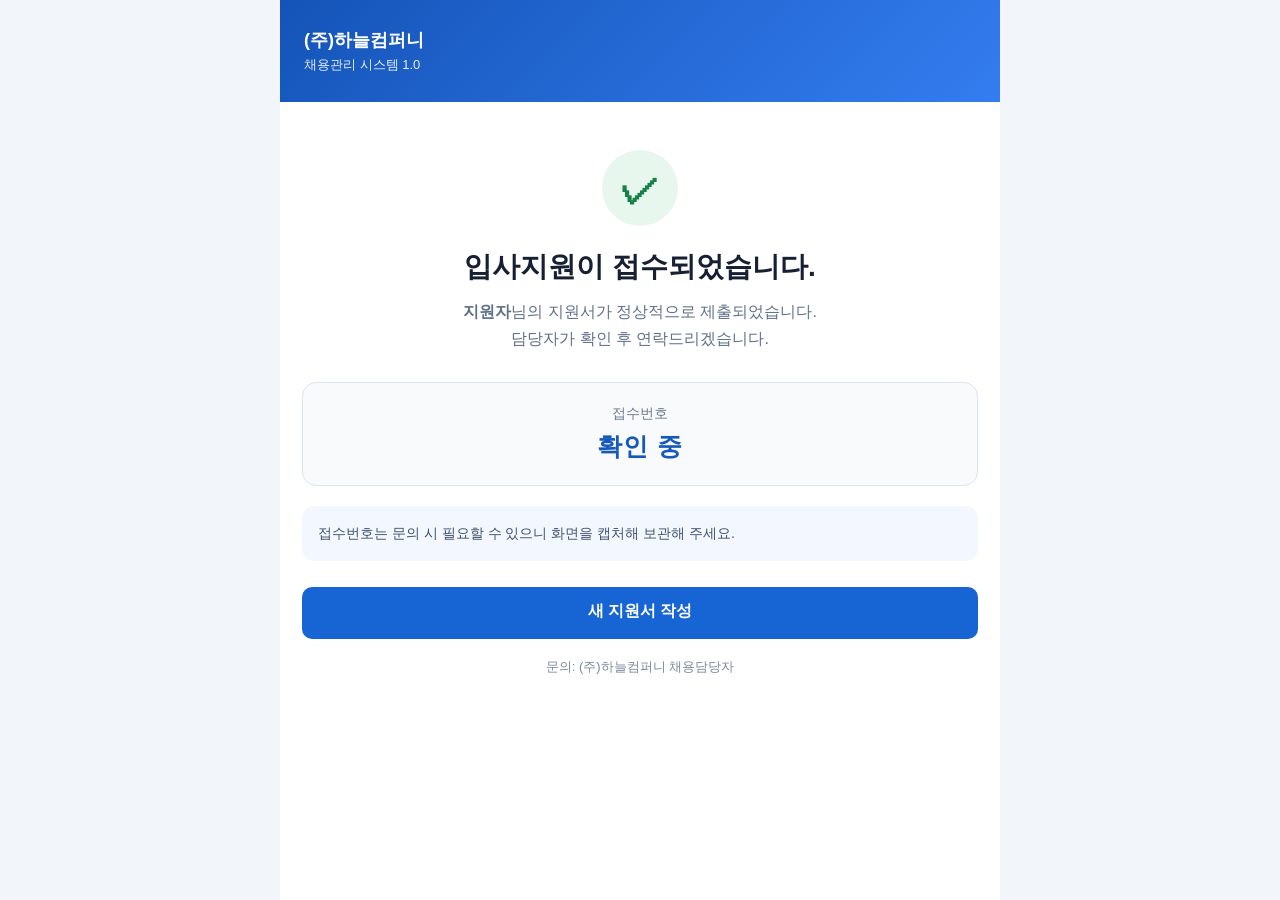
<file: complete.html>
<!doctype html>
<html lang="ko">
<head>
  <meta charset="utf-8">
  <meta name="viewport" content="width=device-width, initial-scale=1">
  <title>입사지원 접수 완료 | (주)하늘컴퍼니</title>
  <style>
    *{box-sizing:border-box} body{margin:0;background:#f2f5f9;color:#172033;font-family:-apple-system,BlinkMacSystemFont,"Segoe UI","Noto Sans KR",sans-serif}
    .wrap{max-width:720px;min-height:100vh;margin:0 auto;background:#fff}
    .hero{padding:28px 24px;background:linear-gradient(135deg,#1454b8,#347df0);color:#fff}
    .brand{font-size:18px;font-weight:800}.sub{margin-top:4px;font-size:13px;opacity:.9}
    main{padding:48px 22px;text-align:center}.icon{display:grid;place-items:center;width:76px;height:76px;margin:0 auto 22px;border-radius:50%;background:#e8f7ee;color:#168146;font-size:40px;font-weight:900}
    h1{margin:0 0 12px;font-size:28px}.lead{margin:0;color:#607089;line-height:1.7}
    .receipt{margin:30px 0 20px;padding:22px;border:1px solid #dce4ef;border-radius:14px;background:#f8fafc}.receipt span{display:block;color:#6c7b90;font-size:14px}.receipt strong{display:block;margin-top:7px;color:#1659bd;font-size:25px;letter-spacing:.8px}
    .info{margin:0 0 26px;padding:16px;border-radius:12px;background:#f3f7ff;color:#40526b;font-size:14px;line-height:1.65;text-align:left}
    .button{display:block;width:100%;min-height:52px;padding:14px;border:0;border-radius:10px;background:#1764d4;color:#fff;font:inherit;font-weight:800;cursor:pointer;text-decoration:none}
    .warning{margin-top:18px;color:#7c899a;font-size:13px;line-height:1.55}
  </style>
</head>
<body>
  <div class="wrap">
    <header class="hero"><div class="brand">(주)하늘컴퍼니</div><div class="sub">채용관리 시스템 1.0</div></header>
    <main>
      <div class="icon">✓</div>
      <h1>입사지원이 접수되었습니다.</h1>
      <p class="lead"><strong id="applicantName">지원자</strong>님의 지원서가 정상적으로 제출되었습니다.<br>담당자가 확인 후 연락드리겠습니다.</p>
      <div class="receipt"><span>접수번호</span><strong id="receiptNumber">확인 중</strong></div>
      <div class="info" id="storageStatus">접수번호는 문의 시 필요할 수 있으니 화면을 캡처해 보관해 주세요.</div>
      <a class="button" href="./index.html">새 지원서 작성</a>
      <p class="warning">문의: (주)하늘컴퍼니 채용담당자</p>
    </main>
  </div>
  <script>
    (() => {
      try {
        const raw = sessionStorage.getItem('recruitSystemLastSubmission');
        if (!raw) return;
        const data = JSON.parse(raw);
        document.getElementById('applicantName').textContent = data.applicantName || '지원자';
        document.getElementById('receiptNumber').textContent = data.receiptNumber || '접수 완료';
        const status = document.getElementById('storageStatus');
        status.innerHTML = data.googleSheetsSent
          ? '접수번호는 문의 시 필요할 수 있으니 화면을 캡처해 보관해 주세요.<br><strong>Google Sheets로 전송 요청이 완료되었습니다.</strong>'
          : '접수번호는 문의 시 필요할 수 있으니 화면을 캡처해 보관해 주세요.<br><strong>Google Sheets 주소가 아직 설정되지 않아 현재 기기에서만 접수 완료 처리되었습니다.</strong>';
      } catch (error) {
        console.warn('접수 정보를 표시하지 못했습니다.', error);
      }
    })();
  </script>
</body>
</html>
</file>
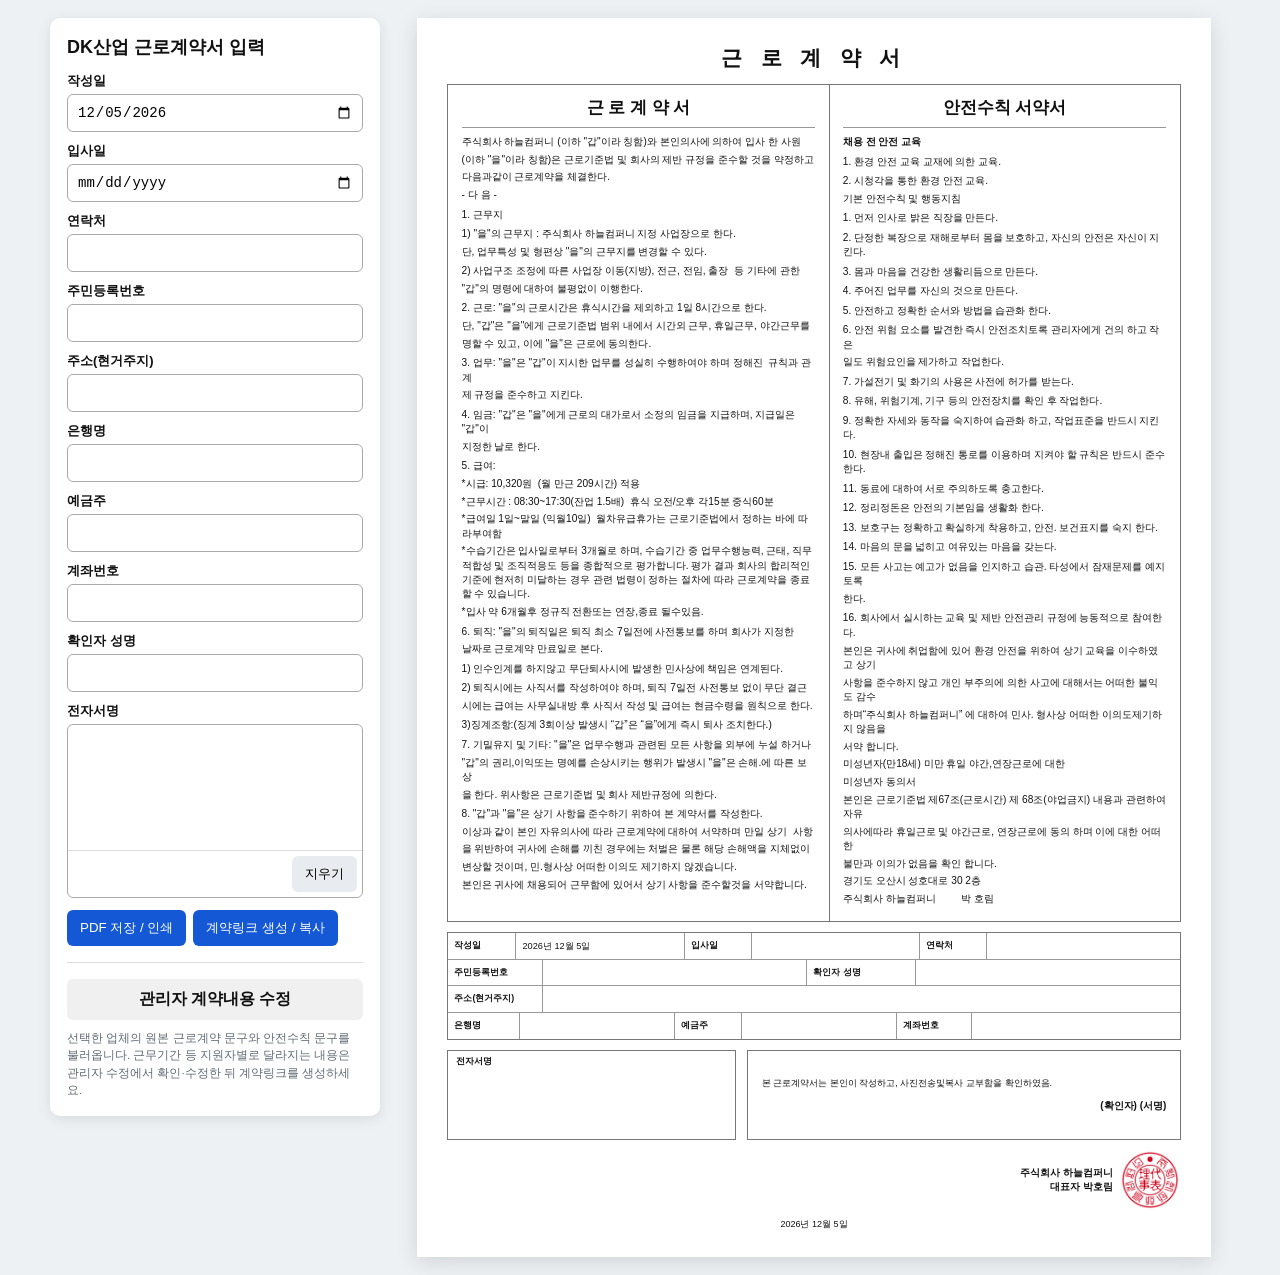
<file: employment-contract.html>
<!doctype html>
<html lang="ko">
<head>
<meta charset="utf-8">
<meta name="viewport" content="width=device-width,initial-scale=1">
<title>하늘컴퍼니 온라인 근로계약서</title>
<meta property="og:title" content="하늘컴퍼니 온라인 근로계약서">
<meta property="og:description" content="근로계약서 작성 링크입니다. 내용을 확인 후 작성해 주세요.">
<meta property="og:type" content="website">
<meta property="og:image" content="https://skyjob.co.kr/images/skyjob-preview.png">
<meta property="og:image:width" content="1536">
<meta property="og:image:height" content="1024">
<meta name="description" content="근로계약서 작성 링크입니다. 내용을 확인 후 작성해 주세요.">
<style>
*{box-sizing:border-box}
body{margin:0;background:#eef1f4;color:#111;font-family:"Malgun Gothic","Noto Sans KR",Arial,sans-serif}
.editor{max-width:1180px;margin:18px auto;display:grid;grid-template-columns:330px 1fr;gap:18px;align-items:start}
.form{background:#fff;border-radius:10px;padding:17px;box-shadow:0 3px 14px rgba(0,0,0,.09);position:sticky;top:10px}
.form h2{font-size:18px;margin:0 0 13px}
.f{margin-bottom:10px}.f label{display:block;font-size:13px;font-weight:700;margin-bottom:4px}
.f input{width:100%;height:38px;border:1px solid #aaa;border-radius:6px;padding:7px 9px;font-size:14px}
.sigbox{border:1px solid #aaa;border-radius:6px;overflow:hidden}canvas{display:block;width:100%;height:125px;touch-action:none}
.sigbar{border-top:1px solid #ddd;text-align:right;padding:5px}
button{border:0;border-radius:6px;padding:9px 13px;cursor:pointer}.primary{background:#1558d6;color:#fff}.secondary{background:#e8ebef}
.actions{display:flex;gap:7px;margin-top:12px}
.note{font-size:11.5px;color:#626b75;line-height:1.5;margin-top:10px}
.paper{width:210mm;min-height:297mm;margin:0 auto;background:#fff;padding:7mm 8mm;box-shadow:0 5px 20px rgba(0,0,0,.12)}
.title{text-align:center;font-size:21px;letter-spacing:.3em;margin:0 0 3mm}
.columns{display:grid;grid-template-columns:1.04fr .96fr;border:1px solid #777}
.col{padding:3mm 3.5mm;min-width:0}.col+.col{border-left:1px solid #777}
.head{text-align:center;font-weight:800;font-size:17px;border-bottom:1px solid #999;padding-bottom:2mm;margin-bottom:2mm}
.src-line{font-size:10.15px;line-height:1.42;white-space:pre-wrap;margin:0 0 .85mm;word-break:keep-all}
.entry{margin-top:2.8mm;border:1px solid #777}
.entry-row{display:grid;border-bottom:1px solid #999;min-height:7mm}
.entry-row:last-child{border-bottom:0}
.two{grid-template-columns:25mm 1fr 29mm 1fr}.one{grid-template-columns:25mm 1fr}
.three{grid-template-columns:19mm 1fr 18mm 1fr 20mm 1.35fr}
.lab{font-size:8.8px;font-weight:700;padding:1.6mm;border-right:1px solid #999;display:flex;align-items:center}
.val{font-size:9.2px;padding:1.6mm;min-width:0;display:flex;align-items:center}
.val+.lab{border-left:1px solid #999}
.bottom{display:grid;grid-template-columns:.8fr 1.2fr;gap:3mm;margin-top:2.5mm}
.signarea{border:1px solid #777;position:relative;height:24mm}
.signlabel{position:absolute;left:2mm;top:1.5mm;font-size:8.8px;font-weight:700}
#sigImg{position:absolute;inset:2mm 3mm 1mm 3mm;width:calc(100% - 6mm);height:calc(100% - 3mm);object-fit:contain;display:none}
.confirm{border:1px solid #777;padding:3mm 3.5mm;font-size:9.2px;line-height:1.55;display:flex;flex-direction:column;justify-content:center}
.confirm .name{font-size:10px;font-weight:700;margin-top:2mm;text-align:right}
.company{margin-top:2.5mm;display:flex;justify-content:flex-end;align-items:center;gap:2mm}
.company-text{text-align:right;font-size:9.5px;line-height:1.45;font-weight:700}
.seal{width:16mm;height:16mm;object-fit:contain}
.date-line{text-align:center;font-size:9px;margin-top:2mm}
@media(max-width:900px){.editor{display:block;margin:0}.form{position:static;border-radius:0}.paper{width:100%;height:auto;min-height:0;padding:12px;box-shadow:none}}
@page{size:A4 portrait;margin:5mm}
@media print{
 body{background:#fff}.form{display:none!important}.editor{display:block;max-width:none;margin:0}
 .paper{width:200mm;height:287mm;min-height:0;margin:0 auto;padding:3mm 4mm;box-shadow:none;overflow:hidden}
 .title{font-size:19px;margin-bottom:2mm}
 .columns{height:205mm}
 .col{padding:2.5mm 3mm}
 .head{font-size:15px;padding-bottom:1.5mm;margin-bottom:1.5mm}
 .src-line{font-size:9.35px;line-height:1.35;margin-bottom:.78mm}
 .entry{margin-top:2mm}
 .entry-row{min-height:6mm}
 .lab{font-size:8px;padding:1.2mm}.val{font-size:8.5px;padding:1.2mm}
 .bottom{margin-top:1.8mm}.signarea{height:19mm}
 .confirm{font-size:7.5px;padding:1.8mm}.confirm .name{font-size:9px;margin-top:1mm}
 .company{margin-top:1.5mm}.company-text{font-size:8.5px}.seal{width:14mm;height:14mm}
 .date-line{font-size:8px;margin-top:1mm}
}

.src-line.numbered{
  margin-top:1.35mm;
}
.src-line.numbered:first-child{
  margin-top:0;
}
@media print{
  .src-line.numbered{
    margin-top:1.05mm;
  }
}


.date-three{
  grid-template-columns:18mm 1fr 18mm 1fr 18mm 1.15fr;
}


.safety-pre-title{
  font-weight:700;
  margin-top:0;
  margin-bottom:1mm;
}


/* 관리자 수정문구 자동 줄바꿈/세로확장 */
#contractSource,
#safetySource{
  min-width:0;
  overflow:visible;
}
#contractSource .src-line,
#safetySource .src-line{
  display:block;
  width:100%;
  max-width:100%;
  white-space:pre-wrap !important;
  overflow-wrap:anywhere !important;
  word-break:break-all !important;
  hyphens:auto;
  height:auto !important;
  min-height:0;
  overflow:visible !important;
}
#contractEdit,
#safetyEdit{
  white-space:pre-wrap;
  overflow-wrap:anywhere;
  word-break:break-all;
  resize:vertical;
}


.recipient-banner{max-width:1180px;margin:14px auto -4px;background:#fff;border:1px solid #cfd7e3;border-radius:10px;padding:12px 16px}.recipient-banner strong{display:block;font-size:16px;margin-bottom:3px}.recipient-banner span{font-size:13px;color:#5c6672}body.recipient-mode .admin-only{display:none!important}body.recipient-mode .note{display:none}@media print{.recipient-banner{display:none!important}}

.recipient-only{display:none}
body.recipient-mode .recipient-only{display:inline-flex!important}
body.recipient-mode .admin-only{display:none!important}
body.contract-complete #contractFormPanel input,body.contract-complete #contractFormPanel canvas{pointer-events:none;background:#f4f5f7}

.contract-submit-message{
  display:block!important;
  min-height:20px;
  margin-top:10px;
  padding:8px 10px;
  border-radius:6px;
  font-size:13px;
  line-height:1.45;
  font-weight:700;
  color:#1f2937;
}
.contract-submit-message:empty{padding:0;min-height:0;margin-top:0}
.contract-submit-message.is-working{background:#eef5ff;color:#154a91}
.contract-submit-message.is-success{background:#edf9f0;color:#176b35}
.contract-submit-message.is-error{background:#fff0f0;color:#b42318}


.admin-period-box{margin:14px 0;padding:13px;border:2px solid #1764d4;border-radius:10px;background:#f4f8ff}
.admin-period-box strong{display:block;margin-bottom:7px;font-size:14px;color:#174ea6}
.admin-period-box textarea{width:100%;min-height:64px;box-sizing:border-box;border:1px solid #9bb7df;border-radius:7px;padding:9px;font:inherit;font-size:12px;line-height:1.45;background:#fff}
.admin-period-help{margin-top:6px;font-size:11px;line-height:1.45;color:#52606d}
.final-review{position:fixed;inset:0;z-index:9999;display:flex;align-items:center;justify-content:center;padding:18px}
.final-review[hidden]{display:none}
.final-review-backdrop{position:absolute;inset:0;background:rgba(0,0,0,.48)}
.final-review-card{position:relative;width:min(760px,96vw);max-height:90vh;overflow:auto;background:#fff;border-radius:14px;padding:20px;box-shadow:0 18px 60px rgba(0,0,0,.28)}
.final-review-card h3{margin:0 0 12px;font-size:20px}
.final-review-summary{display:grid;grid-template-columns:120px 1fr;gap:7px 12px;padding:12px;background:#f6f8fb;border-radius:9px;font-size:13px}
.final-review-summary b{color:#344054}
.final-review-period{margin-top:12px;padding:11px;border:2px solid #1764d4;border-radius:9px;background:#f4f8ff;white-space:pre-wrap;font-size:13px;font-weight:700}
.final-review-text{margin-top:12px;border:1px solid #ddd;border-radius:9px;padding:10px;max-height:260px;overflow:auto;white-space:pre-wrap;font-size:11px;line-height:1.5}
.final-review-actions{display:flex;justify-content:flex-end;gap:8px;margin-top:14px}


#adminEditorDetails > summary::-webkit-details-marker{display:none}
#adminEditorDetails > summary::marker{content:''}
#adminEditorDetails[open] > summary{background:#e7eef9}


@media print{
  body.worker-copy-print *{visibility:hidden!important}
  body.worker-copy-print .paper,
  body.worker-copy-print .paper *{visibility:visible!important}
  body.worker-copy-print .paper{
    position:absolute!important;
    left:0!important;
    top:0!important;
    width:210mm!important;
    min-height:297mm!important;
    margin:0!important;
    box-shadow:none!important;
    background:#fff!important;
  }
  body.worker-copy-print .editor,
  body.worker-copy-print #recipientBanner,
  body.worker-copy-print .message{display:none!important}
}

</style>
</head>
<body>
<div id="recipientBanner" class="recipient-banner" hidden><strong>온라인 근로계약서 작성</strong><span>계약내용을 확인한 후 본인 정보를 입력하고 전자서명해 주세요.</span></div>
<div class="editor">
<aside class="form">
<h2 id="contractEditorTitle">업체별 근로계약서 입력</h2>
<div class="f"><label>작성일</label><input id="date" type="date"></div>
<div class="f"><label>입사일</label><input id="startDate" type="date"></div>
<div class="f"><label>연락처</label><input id="phone"></div>
<div class="f"><label>주민등록번호</label><input id="rrn" maxlength="14"></div>
<div class="f"><label>주소(현거주지)</label><input id="address"></div>
<div class="f"><label>은행명</label><input id="bank"></div>
<div class="f"><label>예금주</label><input id="holder"></div>
<div class="f"><label>계좌번호</label><input id="account"></div>
<div class="f"><label>확인자 성명</label><input id="name"></div>
<div class="f"><label>전자서명</label><div class="sigbox"><canvas id="sig"></canvas><div class="sigbar"><button id="clear" class="secondary" type="button">지우기</button></div></div></div>
<div class="actions">
  <button id="print" class="primary admin-only" type="button">PDF 저장 / 인쇄</button>
  <button id="createContractLink" class="primary admin-only" type="button">계약링크 생성 / 복사</button>
  <button id="submitContract" class="primary recipient-only" type="button" style="display:none">근로계약서 작성 완료</button>
<button id="workerCopyPdf" class="primary recipient-only" type="button" style="display:none;margin-top:8px">근로계약서 사본 보기 / PDF 저장</button>
<div id="workerCopyGuide" class="recipient-only" style="display:none;margin-top:8px;font-size:12px;line-height:1.5;color:#334155">서명이 포함된 최종 근로계약서 사본입니다. PDF로 저장해 보관해 주세요.</div>
</div>

<hr style="margin:16px 0;border:0;border-top:1px solid #ddd">
<details id="adminEditorDetails" class="admin-only" style="margin-top:0">
  <summary id="adminToggle" style="width:100%;box-sizing:border-box;font-weight:700;text-align:center;background:#f0f0f0;border-radius:6px;padding:10px;cursor:pointer;list-style:none">관리자 계약내용 수정</summary>
<div id="adminEditor" style="margin-top:10px">
  <div class="note" style="margin-bottom:8px">
    아래 내용은 관리자만 수정하는 영역입니다. 수정은 현재 작성 중인 계약서에만 적용되며, 기본 원문은 '원본 복원'으로 되돌릴 수 있습니다.
  </div>
  <div class="admin-period-box">
    <strong>근무기간 / 계약기간 빠른 수정</strong>
    <textarea id="periodQuickEdit" placeholder="계약서에서 근로기간 또는 계약기간 문구를 자동으로 찾아 표시합니다."></textarea>
    <div class="admin-period-help">여기서 기간 문구를 수정한 뒤 아래 「현재 계약서에 적용」을 누르면 해당 기간 줄만 계약서에 반영됩니다. 업체 원본은 변경되지 않습니다.</div>
  </div>
  <div class="f">
    <label>근로계약서 내용</label>
    <textarea id="contractEdit" style="width:100%;height:250px;border:1px solid #aaa;border-radius:6px;padding:8px;font-size:12px;line-height:1.45"></textarea>
  </div>
  <div class="f">
    <label>안전수칙 서약서 내용</label>
    <textarea id="safetyEdit" style="width:100%;height:250px;border:1px solid #aaa;border-radius:6px;padding:8px;font-size:12px;line-height:1.45"></textarea>
  </div>
  <div style="display:flex;gap:7px">
    <button id="applyContract" type="button" class="primary">현재 계약서에 적용</button>
    <button id="restoreContract" type="button" class="secondary">원본 복원</button>
  </div>
</div>
</details>

<div class="note">선택한 업체의 원본 근로계약 문구와 안전수칙 문구를 불러옵니다. 근무기간 등 지원자별로 달라지는 내용은 관리자 수정에서 확인·수정한 뒤 계약링크를 생성하세요.</div>
<div id="contractSubmitMessage" class="contract-submit-message" aria-live="polite"></div>
</aside>

<div id="finalReviewModal" class="final-review" hidden aria-hidden="true">
  <div class="final-review-backdrop" data-close-final-review></div>
  <section class="final-review-card" role="dialog" aria-modal="true" aria-labelledby="finalReviewTitle">
    <h3 id="finalReviewTitle">계약 발송 전 최종 확인</h3>
    <div class="final-review-summary">
      <b>업체</b><span id="reviewCompany"></span>
      <b>지원자</b><span id="reviewName"></span>
      <b>입사일</b><span id="reviewStartDate"></span>
    </div>
    <div id="reviewPeriod" class="final-review-period"></div>
    <div id="reviewContractText" class="final-review-text"></div>
    <div class="final-review-actions">
      <button id="finalReviewCancel" type="button" class="secondary">돌아가서 수정</button>
      <button id="finalReviewConfirm" type="button" class="primary">확인 후 계약링크 생성</button>
    </div>
  </section>
</div>

<main class="paper">
<h1 class="title">근 로 계 약 서</h1>
<section class="columns">
 <div class="col" id="contractSource">
   <div class="head">근 로 계 약 서</div>
   <div class="src-line">주식회사 하늘컴퍼니</div>
<div class="src-line">주식회사 하늘컴퍼니 (이하 &quot;갑&quot;이라 칭함)와 본인의사에 의하여 입사 한 사원</div>
<div class="src-line">(이하 &quot;을&quot;이라 칭함)은 근로기준법 및 회사의 제반 규정을 준수할 것을 약정하고</div>
<div class="src-line">다음과같이 근로계약을 체결한다.</div>
<div class="src-line">- 다 음 -</div>
<div class="src-line numbered">1. 근무지</div>
<div class="src-line numbered">1) &quot;을&quot;의 근무지 : 주식회사 하늘컴퍼니 지정 사업장으로 한다.</div>
<div class="src-line">단, 업무특성 및 형편상 &quot;을&quot;의 근무지를 변경할 수 있다.</div>
<div class="src-line numbered">2) 사업구조 조정에 따른 사업장 이동(지방), 전근, 전임, 출장  등 기타에 관한</div>
<div class="src-line">&quot;갑&quot;의 명령에 대하여 불평없이 이행한다.</div>
<div class="src-line numbered">2. 근로: &quot;을&quot;의 근로시간은 휴식시간을 제외하고 1일 8시간으로 한다.</div>
<div class="src-line">단, &quot;갑&quot;은 &quot;을&quot;에게 근로기준법 범위 내에서 시간외 근무, 휴일근무, 야간근무를</div>
<div class="src-line">명할 수 있고, 이에 &quot;을&quot;은 근로에 동의한다.</div>
<div class="src-line numbered">3. 업무: &quot;을&quot;은 &quot;갑&quot;이 지시한 업무를 성실히 수행하여야 하며 정해진  규칙과 관계</div>
<div class="src-line">제 규정을 준수하고 지킨다.</div>
<div class="src-line numbered">4. 임금: &quot;갑&quot;은 &quot;을&quot;에게 근로의 대가로서 소정의 임금을 지급하며, 지급일은 &quot;갑&quot;이</div>
<div class="src-line">지정한 날로 한다.</div>
<div class="src-line numbered">5. 급여:</div>
<div class="src-line">*시급: 10,320원  (월 만근 209시간) 적용</div>
<div class="src-line">*근무시간 : 08:30~17:30(잔업 1.5배)  휴식 오전/오후 각15분 중식60분</div>
<div class="src-line">*급여일 1일~말일 (익월10일)  월차유급휴가는 근로기준법에서 정하는 바에 따라부여함</div>
<div class="src-line">*수습기간은 입사일로부터 3개월로 하며, 수습기간 중 업무수행능력, 근태, 직무적합성 및 조직적응도 등을 종합적으로 평가합니다. 평가 결과 회사의 합리적인 기준에 현저히 미달하는 경우 관련 법령이 정하는 절차에 따라 근로계약을 종료할 수 있습니다.</div>
<div class="src-line">*입사 약 6개월후 정규직 전환또는 연장,종료 될수있음.</div>
<div class="src-line numbered">6. 퇴직: &quot;을&quot;의 퇴직일은 퇴직 최소 7일전에 사전통보를 하며 회사가 지정한 
       날짜로 근로계약 만료일로 본다.</div>
<div class="src-line numbered">1) 인수인계를 하지않고 무단퇴사시에 발생한 민사상에 책임은 연계된다.</div>
<div class="src-line numbered">2) 퇴직시에는 사직서를 작성하여야 하며, 퇴직 7일전 사전통보 없이 무단 결근</div>
<div class="src-line">시에는 급여는 사무실내방 후 사직서 작성 및 급여는 현금수령을 원칙으로 한다.</div>
<div class="src-line numbered">3)징계조항:(징계 3회이상 발생시 “갑”은 “을”에게 즉시 퇴사 조치한다.)</div>
<div class="src-line numbered">7. 기밀유지 및 기타: &quot;을&quot;은 업무수행과 관련된 모든 사항을 외부에 누설 하거나</div>
<div class="src-line">&quot;갑&quot;의 권리,이익또는 명예를 손상시키는 행위가 발생시 &quot;을&quot;은 손해.에 따른 보상</div>
<div class="src-line">을 한다. 위사항은 근로기준법 및 회사 제반규정에 의한다.</div>
<div class="src-line numbered">8. &quot;갑&quot;과 &quot;을&quot;은 상기 사항을 준수하기 위하여 본 계약서를 작성한다.</div>
<div class="src-line">이상과 같이 본인 자유의사에 따라 근로계약에 대하여 서약하며 만일 상기  사항</div>
<div class="src-line">을 위반하여 귀사에 손해를 끼친 경우에는 처벌은 물론 해당 손해액을 지체없이</div>
<div class="src-line">변상할 것이며, 민.형사상 어떠한 이의도 제기하지 않겠습니다.</div>
<div class="src-line">본인은 귀사에 채용되어 근무함에 있어서 상기 사항을 준수할것을 서약합니다.</div>
 </div>
 <div class="col" id="safetySource">
   <div class="head">안전수칙 서약서</div>
   <div class="src-line safety-pre-title">채용 전 안전 교육</div>
<div class="src-line numbered">1. 환경 안전 교육 교재에 의한 교육.</div>
<div class="src-line numbered">2. 시청각을 통한 환경 안전 교육.</div>
<div class="src-line">기본 안전수칙 및 행동지침</div>
<div class="src-line numbered">1. 먼저 인사로 밝은 직장을 만든다.</div>
<div class="src-line numbered">2. 단정한 복장으로 재해로부터 몸을 보호하고, 자신의 안전은 자신이 지킨다.</div>
<div class="src-line numbered">3. 몸과 마음을 건강한 생활리듬으로 만든다.</div>
<div class="src-line numbered">4. 주어진 업무를 자신의 것으로 만든다.</div>
<div class="src-line numbered">5. 안전하고 정확한 순서와 방법을 습관화 한다.</div>
<div class="src-line numbered">6. 안전 위험 요소를 발견한 즉시 안전조치토록 관리자에게 건의 하고 작은</div>
<div class="src-line">일도 위험요인을 제가하고 작업한다.</div>
<div class="src-line numbered">7. 가설전기 및 화기의 사용은 사전에 허가를 받는다.</div>
<div class="src-line numbered">8. 유해, 위험기계, 기구 등의 안전장치를 확인 후 작업한다.</div>
<div class="src-line numbered">9. 정확한 자세와 동작을 숙지하여 습관화 하고, 작업표준을 반드시 지킨다.</div>
<div class="src-line numbered">10. 현장내 출입은 정해진 통로를 이용하며 지켜야 할 규칙은 반드시 준수한다.</div>
<div class="src-line numbered">11. 동료에 대하여 서로 주의하도록 충고한다.</div>
<div class="src-line numbered">12. 정리정돈은 안전의 기본임을 생활화 한다.</div>
<div class="src-line numbered">13. 보호구는 정확하고 확실하게 착용하고, 안전. 보건표지를 숙지 한다.</div>
<div class="src-line numbered">14. 마음의 문을 넓히고 여유있는 마음을 갖는다.</div>
<div class="src-line numbered">15. 모든 사고는 예고가 없음을 인지하고 습관. 타성에서 잠재문제를 예지토록</div>
<div class="src-line">한다.</div>
<div class="src-line numbered">16. 회사에서 실시하는 교육 및 제반 안전관리 규정에 능동적으로 참여한다.</div>
<div class="src-line">본인은 귀사에 취업함에 있어 환경 안전을 위하여 상기 교육을 이수하였고 상기</div>
<div class="src-line">사항을 준수하지 않고 개인 부주의에 의한 사고에 대해서는 어떠한 불익도 감수</div>
<div class="src-line">하며“주식회사 하늘컴퍼니” 에 대하여 민사. 형사상 어떠한 이의도제기하지 않음을</div>
<div class="src-line">서약 합니다.</div>
<div class="src-line">미성년자(만18세) 미만 휴일 야간,연장근로에 대한</div>
<div class="src-line">미성년자 동의서</div>
<div class="src-line">본인은 근로기준법 제67조(근로시간) 제 68조(야업금지) 내용과 관련하여 자유</div>
<div class="src-line">의사에따라 휴일근로 및 야간근로, 연장근로에 동의 하며 이에 대한 어떠한</div>
<div class="src-line">불만과 이의가 없음을 확인 합니다.</div>
<div class="src-line">경기도 오산시 성호대로 30 2층
  
                 주식회사 하늘컴퍼니         박 호림</div>
 </div>
</section>

<section class="entry">
 <div class="entry-row date-three"><div class="lab">작성일</div><div class="val" id="vDate"></div><div class="lab">입사일</div><div class="val" id="vStartDate"></div><div class="lab">연락처</div><div class="val" id="vPhone"></div></div>
 <div class="entry-row two"><div class="lab">주민등록번호</div><div class="val" id="vRrn"></div><div class="lab">확인자 성명</div><div class="val" id="vName"></div></div>
 <div class="entry-row one"><div class="lab">주소(현거주지)</div><div class="val" id="vAddress"></div></div>
 <div class="entry-row three"><div class="lab">은행명</div><div class="val" id="vBank"></div><div class="lab">예금주</div><div class="val" id="vHolder"></div><div class="lab">계좌번호</div><div class="val" id="vAccount"></div></div>
</section>

<div class="bottom">
 <div class="signarea"><div class="signlabel">전자서명</div><img id="sigImg" alt="전자서명"></div>
 <div class="confirm">
   본 근로계약서는 본인이 작성하고, 사진전송및복사 교부함을 확인하였음.
   <div class="name">(확인자) <span id="vName2"></span> (서명)</div>
 </div>
</div>
<div class="company"><div class="company-text">주식회사 하늘컴퍼니<br>대표자 박호림</div><img class="seal" src="[data-uri]" alt="회사 직인"></div>
<div class="date-line" id="vDate2"></div>
</main>
</div>

<script src="js/config.js"></script>
<script>

function enableWorkerContractCopy(){
  const b=document.getElementById('workerCopyPdf');
  const g=document.getElementById('workerCopyGuide');
  if(b) b.style.display='inline-block';
  if(g) g.style.display='block';
}
function saveWorkerContractCopy(){
  sync();
  sigSync();

  const paper=document.querySelector('.paper');
  if(!paper){
    alert('계약서 화면을 찾지 못했습니다.');
    return;
  }

  const printWindow=window.open('','_blank');
  if(!printWindow){
    alert('팝업이 차단되었습니다. 브라우저의 팝업을 허용한 뒤 다시 눌러 주세요.');
    return;
  }

  const paperClone=paper.cloneNode(true);

  // 새 창에서는 입력/관리 요소 없이 완성된 계약서만 보여준다.
  const css=`
    *{box-sizing:border-box}
    html,body{margin:0;padding:0;background:#fff;color:#111;font-family:"Malgun Gothic","Noto Sans KR",Arial,sans-serif}
    .paper{width:210mm;min-height:297mm;margin:0 auto;background:#fff;padding:7mm 8mm}
    .title{text-align:center;font-size:21px;letter-spacing:.3em;margin:0 0 3mm}
    .columns{display:grid;grid-template-columns:1.04fr .96fr;border:1px solid #777}
    .col{padding:3mm 3.5mm;min-width:0}.col+.col{border-left:1px solid #777}
    .head{text-align:center;font-weight:800;font-size:17px;border-bottom:1px solid #999;padding-bottom:2mm;margin-bottom:2mm}
    .src-line{font-size:10.15px;line-height:1.42;white-space:pre-wrap;margin:0 0 .85mm;word-break:keep-all}
    .src-line.numbered{margin-top:1.35mm}.src-line.numbered:first-child{margin-top:0}
    .entry{margin-top:2.8mm;border:1px solid #777}
    .entry-row{display:grid;border-bottom:1px solid #999;min-height:7mm}.entry-row:last-child{border-bottom:0}
    .two{grid-template-columns:25mm 1fr 29mm 1fr}.one{grid-template-columns:25mm 1fr}
    .three{grid-template-columns:19mm 1fr 18mm 1fr 20mm 1.35fr}
    .date-three{grid-template-columns:18mm 1fr 18mm 1fr 18mm 1.15fr}
    .lab{font-size:8.8px;font-weight:700;padding:1.6mm;border-right:1px solid #999;display:flex;align-items:center}
    .val{font-size:9.2px;padding:1.6mm;min-width:0;display:flex;align-items:center}.val+.lab{border-left:1px solid #999}
    .bottom{display:grid;grid-template-columns:.8fr 1.2fr;gap:3mm;margin-top:2.5mm}
    .signarea{border:1px solid #777;position:relative;height:24mm}
    .signlabel{position:absolute;left:2mm;top:1.5mm;font-size:8.8px;font-weight:700}
    #sigImg{position:absolute;inset:2mm 3mm 1mm 3mm;width:calc(100% - 6mm);height:calc(100% - 3mm);object-fit:contain}
    .confirm{border:1px solid #777;padding:3mm 3.5mm;font-size:9.2px;line-height:1.55;display:flex;flex-direction:column;justify-content:center}
    .confirm .name{font-size:10px;font-weight:700;margin-top:2mm;text-align:right}
    .company{margin-top:2.5mm;display:flex;justify-content:flex-end;align-items:center;gap:2mm}
    .company-text{text-align:right;font-size:9.5px;line-height:1.45;font-weight:700}
    .seal{width:16mm;height:16mm;object-fit:contain}
    .date-line{text-align:center;font-size:9px;margin-top:2mm}
    @page{size:A4 portrait;margin:5mm}
    @media print{
      html,body{background:#fff}
      .paper{width:200mm;height:287mm;min-height:0;margin:0 auto;padding:3mm 4mm;overflow:hidden}
      .title{font-size:19px;margin-bottom:2mm}
      .columns{height:205mm}
      .col{padding:2.5mm 3mm}
      .head{font-size:15px;padding-bottom:1.5mm;margin-bottom:1.5mm}
      .src-line{font-size:9.35px;line-height:1.35;margin-bottom:.78mm}
      .src-line.numbered{margin-top:1.05mm}
      .entry{margin-top:2mm}.entry-row{min-height:6mm}
      .lab{font-size:8px;padding:1.2mm}.val{font-size:8.5px;padding:1.2mm}
      .bottom{margin-top:1.8mm}.signarea{height:19mm}
      .confirm{font-size:7.5px;padding:1.8mm}.confirm .name{font-size:9px;margin-top:1mm}
      .company{margin-top:1.5mm}.company-text{font-size:8.5px}.seal{width:14mm;height:14mm}
      .date-line{font-size:8px;margin-top:1mm}
    }
  `;

  printWindow.document.open();
  printWindow.document.write(
    '<!doctype html><html lang="ko"><head><meta charset="utf-8">'+
    '<meta name="viewport" content="width=device-width,initial-scale=1">'+
    '<title>근로계약서 사본</title><style>'+css+'</style></head><body>'+
    paperClone.outerHTML+
    '<script>'+
    'function go(){setTimeout(function(){window.print();},450)};'+
    'if(document.readyState==="complete"){go()}else{window.onload=go};'+
    '<\/script></body></html>'
  );
  printWindow.document.close();
}
const workerCopyButton=document.getElementById('workerCopyPdf');
if(workerCopyButton) workerCopyButton.onclick=saveWorkerContractCopy;


const COMPANY_PRESETS = {"DK산업":{"contract":"주식회사 하늘컴퍼니 (이하 \"갑\"이라 칭함)와 본인의사에 의하여 입사 한 사원\n(이하 \"을\"이라 칭함)은 근로기준법 및 회사의 제반 규정을 준수할 것을 약정하고\n다음과같이 근로계약을 체결한다.\n- 다 음 -\n1. 근무지\n1) \"을\"의 근무지 : 주식회사 하늘컴퍼니 지정 사업장으로 한다.\n단, 업무특성 및 형편상 \"을\"의 근무지를 변경할 수 있다.\n2) 사업구조 조정에 따른 사업장 이동(지방), 전근, 전임, 출장  등 기타에 관한\n\"갑\"의 명령에 대하여 불평없이 이행한다.\n2. 근로: \"을\"의 근로시간은 휴식시간을 제외하고 1일 8시간으로 한다.\n단, \"갑\"은 \"을\"에게 근로기준법 범위 내에서 시간외 근무, 휴일근무, 야간근무를\n명할 수 있고, 이에 \"을\"은 근로에 동의한다.\n3. 업무: \"을\"은 \"갑\"이 지시한 업무를 성실히 수행하여야 하며 정해진  규칙과 관계\n제 규정을 준수하고 지킨다.\n4. 임금: \"갑\"은 \"을\"에게 근로의 대가로서 소정의 임금을 지급하며, 지급일은 \"갑\"이\n지정한 날로 한다.\n5. 급여:\n*시급: 10,320원  (월 만근 209시간) 적용\n*근무시간 : 08:30~17:30(잔업 1.5배)  휴식 오전/오후 각15분 중식60분\n*급여일 1일~말일 (익월10일)  월차유급휴가는 근로기준법에서 정하는 바에 따라부여함\n*수습기간은 입사일로부터 3개월로 하며, 수습기간 중 업무수행능력, 근태, 직무적합성 및 조직적응도 등을 종합적으로 평가합니다. 평가 결과 회사의 합리적인 기준에 현저히 미달하는 경우 관련 법령이 정하는 절차에 따라 근로계약을 종료할 수 있습니다.\n*입사 약 6개월후 정규직 전환또는 연장,종료 될수있음.\n6. 퇴직: \"을\"의 퇴직일은 퇴직 최소 7일전에 사전통보를 하며 회사가 지정한\n날짜로 근로계약 만료일로 본다.\n1) 인수인계를 하지않고 무단퇴사시에 발생한 민사상에 책임은 연계된다.\n2) 퇴직시에는 사직서를 작성하여야 하며, 퇴직 7일전 사전통보 없이 무단 결근\n시에는 급여는 사무실내방 후 사직서 작성 및 급여는 현금수령을 원칙으로 한다.\n3)징계조항:(징계 3회이상 발생시 “갑”은 “을”에게 즉시 퇴사 조치한다.)\n7. 기밀유지 및 기타: \"을\"은 업무수행과 관련된 모든 사항을 외부에 누설 하거나\n\"갑\"의 권리,이익또는 명예를 손상시키는 행위가 발생시 \"을\"은 손해.에 따른 보상\n을 한다. 위사항은 근로기준법 및 회사 제반규정에 의한다.\n8. \"갑\"과 \"을\"은 상기 사항을 준수하기 위하여 본 계약서를 작성한다.\n이상과 같이 본인 자유의사에 따라 근로계약에 대하여 서약하며 만일 상기  사항\n을 위반하여 귀사에 손해를 끼친 경우에는 처벌은 물론 해당 손해액을 지체없이\n변상할 것이며, 민.형사상 어떠한 이의도 제기하지 않겠습니다.\n본인은 귀사에 채용되어 근무함에 있어서 상기 사항을 준수할것을 서약합니다.","safety":"채용 전 안전 교육\n1. 환경 안전 교육 교재에 의한 교육.\n2. 시청각을 통한 환경 안전 교육.\n기본 안전수칙 및 행동지침\n1. 먼저 인사로 밝은 직장을 만든다.\n2. 단정한 복장으로 재해로부터 몸을 보호하고, 자신의 안전은 자신이 지킨다.\n3. 몸과 마음을 건강한 생활리듬으로 만든다.\n4. 주어진 업무를 자신의 것으로 만든다.\n5. 안전하고 정확한 순서와 방법을 습관화 한다.\n6. 안전 위험 요소를 발견한 즉시 안전조치토록 관리자에게 건의 하고 작은\n일도 위험요인을 제가하고 작업한다.\n7. 가설전기 및 화기의 사용은 사전에 허가를 받는다.\n8. 유해, 위험기계, 기구 등의 안전장치를 확인 후 작업한다.\n9. 정확한 자세와 동작을 숙지하여 습관화 하고, 작업표준을 반드시 지킨다.\n10. 현장내 출입은 정해진 통로를 이용하며 지켜야 할 규칙은 반드시 준수한다.\n11. 동료에 대하여 서로 주의하도록 충고한다.\n12. 정리정돈은 안전의 기본임을 생활화 한다.\n13. 보호구는 정확하고 확실하게 착용하고, 안전. 보건표지를 숙지 한다.\n14. 마음의 문을 넓히고 여유있는 마음을 갖는다.\n15. 모든 사고는 예고가 없음을 인지하고 습관. 타성에서 잠재문제를 예지토록\n한다.\n16. 회사에서 실시하는 교육 및 제반 안전관리 규정에 능동적으로 참여한다.\n본인은 귀사에 취업함에 있어 환경 안전을 위하여 상기 교육을 이수하였고 상기\n사항을 준수하지 않고 개인 부주의에 의한 사고에 대해서는 어떠한 불익도 감수\n하며“주식회사 하늘컴퍼니” 에 대하여 민사. 형사상 어떠한 이의도제기하지 않음을\n서약 합니다.\n미성년자(만18세) 미만 휴일 야간,연장근로에 대한\n미성년자 동의서\n본인은 근로기준법 제67조(근로시간) 제 68조(야업금지) 내용과 관련하여 자유\n의사에따라 휴일근로 및 야간근로, 연장근로에 동의 하며 이에 대한 어떠한\n불만과 이의가 없음을 확인 합니다.\n경기도 오산시 성호대로 30 2층\n주식회사 하늘컴퍼니         박 호림"},"NB화성":{"contract":"주식회사 하늘컴퍼니 (이하 \"갑\"이라 칭함)와 본인의사에 의하여 입사 한 사원\n(이하 \"을\"이라 칭함)은 근로기준법 및 회사의 제반 규정을 준수할 것을 약정하고\n다음과같이 근로계약을 체결한다.\n- 다 음 -\n1. 근무지\n1) \"을\"의 근무지 : 주식회사 하늘컴퍼니 지정 사업장으로 한다.\n단, 업무특성 및 형편상 \"을\"의 근무지를 변경할 수 있다.\n2) 사업구조 조정에 따른 사업장 이동(지방), 전근, 전임, 출장  등 기타에 관한\n\"갑\"의 명령에 대하여 불평없이 이행한다.\n2. 근로: \"을\"의 근로시간은 휴식시간을 제외하고 1일 8시간으로 한다.\n단, \"갑\"은 \"을\"에게 근로기준법 범위 내에서 시간외 근무, 휴일근무, 야간근무를\n명할 수 있고, 이에 \"을\"은 근로에 동의한다.\n3. 업무: \"을\"은 \"갑\"이 지시한 업무를 성실히 수행하여야 하며 정해진  규칙과 관계\n제 규정을 준수하고 지킨다.\n4. 임금: \"갑\"은 \"을\"에게 근로의 대가로서 소정의 임금을 지급하며, 지급일은 \"갑\"이\n지정한 날로 한다.\n5. 급여:\n*시급:12,500원  ( 실 근무시간 ) 적용\n*근무시간 : 09:00~18:00(잔업 1.5배)  휴식 오전/오후 각10분 중식60분\n*급여일 1일~말일 (익월25일)  월만근시 월차발생 사용또는 미사용지급\n*수습기간은 입사일로부터 3개월로 하며, 수습기간 중 업무수행능력, 근태, 직무적합성 및 조직적응도 등을 종합적으로 평가합니다. 평가 결과 회사의 합리적인 기준에 현저히 미달하는 경우 관련 법령이 정하는 절차에 따라 근로계약을 종료할 수 있습니다.\n*입사 약 6개월후 정규직 전환또는 연장,종료 될수있음.\n6. 퇴직: \"을\"의 퇴직일은 퇴직 최소 7일전에 사전통보를 하며 회사가 지정한\n날짜로 근로계약 만료일로 본다.\n1) 인수인계를 하지않고 무단퇴사시에 발생한 민사상에 책임은 연계된다.\n2) 퇴직시에는 사직서를 작성하여야 하며, 퇴직 7일전 사전통보 없이 무단 결근\n시에는 급여는 사무실내방 후 사직서 작성 및 급여는 현금수령을 원칙으로 한다.\n3)징계조항:(징계 3회이상 발생시 “갑”은 “을”에게 즉시 퇴사 조치한다.)\n7. 기밀유지 및 기타: \"을\"은 업무수행과 관련된 모든 사항을 외부에 누설 하거나\n\"갑\"의 권리,이익또는 명예를 손상시키는 행위가 발생시 \"을\"은 손해.에 따른 보상\n을 한다. 위사항은 근로기준법 및 회사 제반규정에 의한다.\n8. \"갑\"과 \"을\"은 상기 사항을 준수하기 위하여 본 계약서를 작성한다.\n이상과 같이 본인 자유의사에 따라 근로계약에 대하여 서약하며 만일 상기  사항\n을 위반하여 귀사에 손해를 끼친 경우에는 처벌은 물론 해당 손해액을 지체없이\n변상할 것이며, 민.형사상 어떠한 이의도 제기하지 않겠습니다.\n본인은 귀사에 채용되어 근무함에 있어서 상기 사항을 준수할것을 서약합니다.","safety":"채용 전 안전 교육\n1. 환경 안전 교육 교재에 의한 교육.\n2. 시청각을 통한 환경 안전 교육.\n기본 안전수칙 및 행동지침\n1. 먼저 인사로 밝은 직장을 만든다.\n2. 단정한 복장으로 재해로부터 몸을 보호하고, 자신의 안전은 자신이 지킨다.\n3. 몸과 마음을 건강한 생활리듬으로 만든다.\n4. 주어진 업무를 자신의 것으로 만든다.\n5. 안전하고 정확한 순서와 방법을 습관화 한다.\n6. 안전 위험 요소를 발견한 즉시 안전조치토록 관리자에게 건의 하고 작은\n일도 위험요인을 제가하고 작업한다.\n7. 가설전기 및 화기의 사용은 사전에 허가를 받는다.\n8. 유해, 위험기계, 기구 등의 안전장치를 확인 후 작업한다.\n9. 정확한 자세와 동작을 숙지하여 습관화 하고, 작업표준을 반드시 지킨다.\n10. 현장내 출입은 정해진 통로를 이용하며 지켜야 할 규칙은 반드시 준수한다.\n11. 동료에 대하여 서로 주의하도록 충고한다.\n12. 정리정돈은 안전의 기본임을 생활화 한다.\n13. 보호구는 정확하고 확실하게 착용하고, 안전. 보건표지를 숙지 한다.\n14. 마음의 문을 넓히고 여유있는 마음을 갖는다.\n15. 모든 사고는 예고가 없음을 인지하고 습관. 타성에서 잠재문제를 예지토록\n한다.\n16. 회사에서 실시하는 교육 및 제반 안전관리 규정에 능동적으로 참여한다.\n본인은 귀사에 취업함에 있어 환경 안전을 위하여 상기 교육을 이수하였고 상기\n사항을 준수하지 않고 개인 부주의에 의한 사고에 대해서는 어떠한 불익도 감수\n하며“주식회사 하늘컴퍼니” 에 대하여 민사. 형사상 어떠한 이의도제기하지 않음을\n서약 합니다.\n미성년자(만18세) 미만 휴일 야간,연장근로에 대한\n미성년자 동의서\n본인은 근로기준법 제67조(근로시간) 제 68조(야업금지) 내용과 관련하여 자유\n의사에따라 휴일근로 및 야간근로, 연장근로에 동의 하며 이에 대한 어떠한\n불만과 이의가 없음을 확인 합니다.\n경기도 오산시 성호대로 30 2층\n주식회사 하늘컴퍼니  박 호 림"},"SF":{"contract":"주식회사 하늘컴퍼니 (이하 \"갑\"이라 칭함)와 본인의사에 의하여 입사 한 사원\n(이하 \"을\"이라 칭함)은 근로기준법 및 회사의 제반 규정을 준수할 것을 약정하고\n다음과같이 근로계약을 체결한다.\n- 다 음 -\n1. 근무지\n1) \"을\"의 근무지 : 주식회사 하늘컴퍼니 지정 사업장으로 한다.\n단, 업무특성 및 형편상 \"을\"의 근무지를 변경할 수 있다.\n2) 사업구조 조정에 따른 사업장 이동(지방), 전근, 전임, 출장  등 기타에 관한\n\"갑\"의 명령에 대하여 불평없이 이행한다.\n2. 근로: \"을\"의 근로시간은 휴식시간을 제외하고 1일 8시간으로 한다.\n단, \"갑\"은 \"을\"에게 근로기준법 범위 내에서 시간외 근무, 휴일근무, 야간근무를\n명할 수 있고, 이에 \"을\"은 근로에 동의한다.\n3. 업무: \"을\"은 \"갑\"이 지시한 업무를 성실히 수행하여야 하며 정해진  규칙과 관계\n제 규정을 준수하고 지킨다.\n4. 임금: \"갑\"은 \"을\"에게 근로의 대가로서 소정의 임금을 지급하며, 지급일은 \"갑\"이\n지정한 날로 한다.\n5. 급여:\n*시급:12,500원  ( 실 근무시간 ) 적용\n*근무시간 : 08:30~17:30(잔업 1.5배)  휴식 오전/오후 각10분 중식60분\n*급여일 1일~말일 (익월10일)  월차유급휴가는 근로기준법에서 정하는 바에 따라부여함\n*수습기간은 입사일로부터 3개월로 하며, 수습기간 중 업무수행능력, 근태, 직무적합성 및 조직적응도 등을 종합적으로 평가합니다. 평가 결과 회사의 합리적인 기준에 현저히 미달하는 경우 관련 법령이 정하는 절차에 따라 근로계약을 종료할 수 있습니다.\n*입사 약 6개월후 정규직 전환또는 연장,종료 될수있음.\n6. 퇴직: \"을\"의 퇴직일은 퇴직 최소 7일전에 사전통보를 하며 회사가 지정한\n날짜로 근로계약 만료일로 본다.\n1) 인수인계를 하지않고 무단퇴사시에 발생한 민사상에 책임은 연계된다.\n2) 퇴직시에는 사직서를 작성하여야 하며, 퇴직 7일전 사전통보 없이 무단 결근\n시에는 급여는 사무실내방 후 사직서 작성 및 급여는 현금수령을 원칙으로 한다.\n3)징계조항:(징계 3회이상 발생시 “갑”은 “을”에게 즉시 퇴사 조치한다.)\n7. 기밀유지 및 기타: \"을\"은 업무수행과 관련된 모든 사항을 외부에 누설 하거나\n\"갑\"의 권리,이익또는 명예를 손상시키는 행위가 발생시 \"을\"은 손해.에 따른 보상\n을 한다. 위사항은 근로기준법 및 회사 제반규정에 의한다.\n8. \"갑\"과 \"을\"은 상기 사항을 준수하기 위하여 본 계약서를 작성한다.\n이상과 같이 본인 자유의사에 따라 근로계약에 대하여 서약하며 만일 상기  사항\n을 위반하여 귀사에 손해를 끼친 경우에는 처벌은 물론 해당 손해액을 지체없이\n변상할 것이며, 민.형사상 어떠한 이의도 제기하지 않겠습니다.\n본인은 귀사에 채용되어 근무함에 있어서 상기 사항을 준수할것을 서약합니다.","safety":"채용 전 안전 교육\n1. 환경 안전 교육 교재에 의한 교육.\n2. 시청각을 통한 환경 안전 교육.\n기본 안전수칙 및 행동지침\n1. 먼저 인사로 밝은 직장을 만든다.\n2. 단정한 복장으로 재해로부터 몸을 보호하고, 자신의 안전은 자신이 지킨다.\n3. 몸과 마음을 건강한 생활리듬으로 만든다.\n4. 주어진 업무를 자신의 것으로 만든다.\n5. 안전하고 정확한 순서와 방법을 습관화 한다.\n6. 안전 위험 요소를 발견한 즉시 안전조치토록 관리자에게 건의 하고 작은\n일도 위험요인을 제가하고 작업한다.\n7. 가설전기 및 화기의 사용은 사전에 허가를 받는다.\n8. 유해, 위험기계, 기구 등의 안전장치를 확인 후 작업한다.\n9. 정확한 자세와 동작을 숙지하여 습관화 하고, 작업표준을 반드시 지킨다.\n10. 현장내 출입은 정해진 통로를 이용하며 지켜야 할 규칙은 반드시 준수한다.\n11. 동료에 대하여 서로 주의하도록 충고한다.\n12. 정리정돈은 안전의 기본임을 생활화 한다.\n13. 보호구는 정확하고 확실하게 착용하고, 안전. 보건표지를 숙지 한다.\n14. 마음의 문을 넓히고 여유있는 마음을 갖는다.\n15. 모든 사고는 예고가 없음을 인지하고 습관. 타성에서 잠재문제를 예지토록\n한다.\n16. 회사에서 실시하는 교육 및 제반 안전관리 규정에 능동적으로 참여한다.\n본인은 귀사에 취업함에 있어 환경 안전을 위하여 상기 교육을 이수하였고 상기\n사항을 준수하지 않고 개인 부주의에 의한 사고에 대해서는 어떠한 불익도 감수\n하며“주식회사 하늘컴퍼니” 에 대하여 민사. 형사상 어떠한 이의도제기하지 않음을\n서약 합니다.\n미성년자(만18세) 미만 휴일 야간,연장근로에 대한\n미성년자 동의서\n본인은 근로기준법 제67조(근로시간) 제 68조(야업금지) 내용과 관련하여 자유\n의사에따라 휴일근로 및 야간근로, 연장근로에 동의 하며 이에 대한 어떠한\n불만과 이의가 없음을 확인 합니다.\n경기도 오산시 성호대로 30 2층\n주식회사 하늘컴퍼니  박 호 림"},"엘티와이 남":{"contract":"주식회사 하늘컴퍼니 (이하 \"갑\"이라 칭함)와 본인의사에 의하여 입사 한 사원\n(이하 \"을\"이라 칭함)은 근로기준법 및 회사의 제반 규정을 준수할 것을 약정하고\n다음과같이 근로계약을 체결한다.\n- 다 음 -\n1. 근무지\n1) \"을\"의 근무지 : 주식회사 하늘컴퍼니 지정 사업장으로 한다.\n단, 업무특성 및 형편상 \"을\"의 근무지를 변경할 수 있다.\n2) 사업구조 조정에 따른 사업장 이동(지방), 전근, 전임, 출장  등 기타에 관한\n\"갑\"의 정당한 업무상 지시에 따른다.\n2. 근로: \"을\"의 근로시간은 휴식시간을 제외하고 1일 8시간으로 한다.\n단, \"갑\"은 \"을\"에게 근로기준법 범위 내에서 시간외 근무, 휴일근무, 야간근무를\n명할 수 있고, 이에 \"을\"은 근로에 동의한다.\n3. 업무: \"을\"은 \"갑\"이 지시한 업무를 성실히 수행하여야 하며 정해진  규칙과 관계\n제 규정을 준수하고 지킨다.\n4. 임금: \"갑\"은 \"을\"에게 근로의 대가로서 소정의 임금을 지급하며, 지급일은 \"갑\"이\n지정한 날로 한다.\n5. 급여:\n*시급: 11,000원  (월 만근 209시간) 적용\n*근무시간 : 08:30~17:30(잔업 1.5배)  휴식 오전/오후 각15분 중식50분 석식30분\n*급여일 1일~말일 (익월10일)  월차유급휴가는 근로기준법에서 정하는 바에 따라부여함\n*수습기간은 입사일로부터 3개월로 하며, 수습기간 중 업무수행능력, 근태, 직무적합성 및 조직적응도 등을 종합적으로 평가합니다. 평가 결과 회사의 합리적인 기준에 현저히 미달하는 경우 관련 법령이 정하는 절차에 따라 근로계약을 종료할 수 있습니다.\n*입사 약 3개월후 정규직 전환또는 연장,종료 될수있음.\n6. 퇴직: \"을\"의 퇴직일은 퇴직 최소 7일전에 사전통보를 하며 회사가 지정한\n날짜로 근로계약 만료일로 본다.\n1) 인수인계를 하지않고 무단퇴사시에 발생한 민사상에 책임은 연계된다.\n2) 퇴직시에는 사직서를 작성하여야 하며, 퇴직 7일전 사전통보 없이 무단 결근\n시에는 급여는 사무실내방 후 사직서 작성 및 급여는 현금수령을 원칙으로 한다.\n3)징계조항: 징계 사유 발생 시 취업규칙에 따른 절차에 따라 조치한다.\n7. 기밀유지 및 기타: \"을\"은 업무수행과 관련된 모든 사항을 외부에 누설 하거나\n\"갑\"의 권리,이익또는 명예를 손상시키는 행위가 발생시 \"을\"은 손해.에 따른 보상\n을 한다. 위사항은 근로기준법 및 회사 제반규정에 의한다.\n8. \"갑\"과 \"을\"은 상기 사항을 준수하기 위하여 본 계약서를 작성한다.\n이상과 같이 본인 자유의사에 따라 근로계약에 대하여 서약하며 만일 상기  사항\n을 위반하여 귀사에 손해를 끼친 경우에는 처벌은 물론 해당 손해액을 지체없이\n변상할 것이며, 민.형사상 어떠한 이의도 제기하지 않겠습니다.\n본인은 귀사에 채용되어 근무함에 있어서 상기 사항을 준수할것을 서약합니다.","safety":"채용 전 안전 교육\n1. 환경 안전 교육 교재에 의한 교육.\n2. 시청각을 통한 환경 안전 교육.\n기본 안전수칙 및 행동지침\n1. 먼저 인사로 밝은 직장을 만든다.\n2. 단정한 복장으로 재해로부터 몸을 보호하고, 자신의 안전은 자신이 지킨다.\n3. 몸과 마음을 건강한 생활리듬으로 만든다.\n4. 주어진 업무를 자신의 것으로 만든다.\n5. 안전하고 정확한 순서와 방법을 습관화 한다.\n6. 안전 위험 요소를 발견한 즉시 안전조치토록 관리자에게 건의 하고 작은\n일도 위험요인을 제가하고 작업한다.\n7. 가설전기 및 화기의 사용은 사전에 허가를 받는다.\n8. 유해, 위험기계, 기구 등의 안전장치를 확인 후 작업한다.\n9. 정확한 자세와 동작을 숙지하여 습관화 하고, 작업표준을 반드시 지킨다.\n10. 현장내 출입은 정해진 통로를 이용하며 지켜야 할 규칙은 반드시 준수한다.\n11. 동료에 대하여 서로 주의하도록 충고한다.\n12. 정리정돈은 안전의 기본임을 생활화 한다.\n13. 보호구는 정확하고 확실하게 착용하고, 안전. 보건표지를 숙지 한다.\n14. 마음의 문을 넓히고 여유있는 마음을 갖는다.\n15. 모든 사고는 예고가 없음을 인지하고 습관. 타성에서 잠재문제를 예지토록\n한다.\n16. 회사에서 실시하는 교육 및 제반 안전관리 규정에 능동적으로 참여한다.\n본인은 귀사에 취업함에 있어 환경 안전을 위하여 상기 교육을 이수하였고 상기\n사항을 준수하지 않고 개인 부주의에 의한 사고에 대해서는 어떠한 불익도 감수\n하며“주식회사 하늘컴퍼니” 에 대하여 민사. 형사상 어떠한 이의도제기하지 않음을\n서약 합니다.\n미성년자(만18세) 미만 휴일 야간,연장근로에 대한\n미성년자 동의서\n본인은 근로기준법 제67조(근로시간) 제 68조(야업금지) 내용과 관련하여 자유\n의사에따라 휴일근로 및 야간근로, 연장근로에 동의 하며 이에 대한 어떠한\n불만과 이의가 없음을 확인 합니다.\n경기도 오산시 성호대로 30 2층\n주식회사 하늘컴퍼니    박호림"},"엘티와이 여":{"contract":"주식회사 하늘컴퍼니 (이하 \"갑\"이라 칭함)와 본인의사에 의하여 입사 한 사원\n(이하 \"을\"이라 칭함)은 근로기준법 및 회사의 제반 규정을 준수할 것을 약정하고\n다음과같이 근로계약을 체결한다.\n- 다 음 -\n1. 근무지\n1) \"을\"의 근무지 : 주식회사 하늘컴퍼니 지정 사업장으로 한다.\n단, 업무특성 및 형편상 \"을\"의 근무지를 변경할 수 있다.\n2) 회사는 업무상 필요에 따라 근무지를 변경할 수 있으며, 이 경우 근로자의 생활상\n불이익을 최소화하는 범위 내에서 합리적으로 결정한다.\n2. 근로: \"을\"의 근로시간은 휴식시간을 제외하고 1일 8시간으로 한다.\n단, \"갑\"은 \"을\"에게 근로기준법 범위 내에서 시간외 근무, 휴일근무, 야간근무를\n명할 수 있고, 이에 \"을\"은 근로에 동의한다.\n3. 업무: \"을\"은 \"갑\"이 지시한 업무를 성실히 수행하여야 하며 정해진  규칙과 관계\n제 규정을 준수하고 지킨다.\n4. 임금: \"갑\"은 \"을\"에게 근로의 대가로서 소정의 임금을 지급하며, 지급일은 \"갑\"이\n지정한 날로 한다.\n5. 급여:\n*시급: 10,320원  (월 만근 209시간) 적용\n*근무시간 : 08:30~17:30(잔업 1.5배)  휴식 오전/오후 각15분 중식50분 석식30분\n*급여일 1일~말일 (익월10일)  월차유급휴가는 근로기준법에서 정하는 바에 따라부여함\n*수습기간은 입사일로부터 3개월로 하며, 수습기간 중 업무수행능력, 근태, 직무적합성 및 조직적응도 등을 종합적으로 평가합니다. 평가 결과 회사의 합리적인 기준에 현저히 미달하는 경우 관련 법령이 정하는 절차에 따라 근로계약을 종료할 수 있습니다.\n*입사 약 6개월후 정규직 전환또는 연장,종료 될수있음.\n6. 퇴직: 근로자가 자진 퇴직을 희망하는 경우 원활한 업무 인수인계를 위하여 사전에     회사와 협의한다.\n1) 로자는 퇴직 시 담당 업무에 대해 성실히 인수인계를 진행한다. 고의 또는 중대한 과실로 회사에 손해를 발생시킨 경우 관련 법령에 따라 책임을 질 수 있다.\n2) 무단결근이 발생한 경우 해당 기간에 대한 임금은 근로기준법에 따라 처리한다.\n3)징계조항: 징계 사유 발생 시 취업규칙에 따른 절차에 따라 조치한다.\n7. 기밀유지 및 기타: \"을\"은 업무수행과 관련된 모든 사항을 외부에 누설 하거나\n\"갑\"의 권리,이익또는 명예를 손상시키는 행위가 발생시 \"을\"은 손해.에 따른 보상\n을 한다. 위사항은 근로기준법 및 회사 제반규정에 의한다.\n8. \"갑\"과 \"을\"은 상기 사항을 준수하기 위하여 본 계약서를 작성한다.\n이상과 같이 본인 자유의사에 따라 근로계약에 대하여 서약하며 만일 상기  사항\n을 위반하여 귀사에 손해를 끼친 경우에는 처벌은 물론 해당 손해액을 지체없이\n변상할 것이며, 민.형사상 어떠한 이의도 제기하지 않겠습니다.\n본인은 귀사에 채용되어 근무함에 있어서 상기 사항을 준수할것을 서약합니다.","safety":"채용 전 안전 교육\n1. 환경 안전 교육 교재에 의한 교육.\n2. 시청각을 통한 환경 안전 교육.\n기본 안전수칙 및 행동지침\n1. 먼저 인사로 밝은 직장을 만든다.\n2. 단정한 복장으로 재해로부터 몸을 보호하고, 자신의 안전은 자신이 지킨다.\n3. 몸과 마음을 건강한 생활리듬으로 만든다.\n4. 주어진 업무를 자신의 것으로 만든다.\n5. 안전하고 정확한 순서와 방법을 습관화 한다.\n6. 안전 위험 요소를 발견한 즉시 안전조치토록 관리자에게 건의 하고 작은\n일도 위험요인을 제가하고 작업한다.\n7. 가설전기 및 화기의 사용은 사전에 허가를 받는다.\n8. 유해, 위험기계, 기구 등의 안전장치를 확인 후 작업한다.\n9. 정확한 자세와 동작을 숙지하여 습관화 하고, 작업표준을 반드시 지킨다.\n10. 현장내 출입은 정해진 통로를 이용하며 지켜야 할 규칙은 반드시 준수한다.\n11. 동료에 대하여 서로 주의하도록 충고한다.\n12. 정리정돈은 안전의 기본임을 생활화 한다.\n13. 보호구는 정확하고 확실하게 착용하고, 안전. 보건표지를 숙지 한다.\n14. 마음의 문을 넓히고 여유있는 마음을 갖는다.\n15. 모든 사고는 예고가 없음을 인지하고 습관. 타성에서 잠재문제를 예지토록\n한다.\n16. 회사에서 실시하는 교육 및 제반 안전관리 규정에 능동적으로 참여한다.\n본인은 귀사에 취업함에 있어 환경 안전을 위하여 상기 교육을 이수하였고 상기\n사항을 준수하지 않고 개인 부주의에 의한 사고에 대해서는 어떠한 불익도 감수\n하며“주식회사 하늘컴퍼니” 에 대하여 민사. 형사상 어떠한 이의도제기하지 않음을\n서약 합니다.\n미성년자(만18세) 미만 휴일 야간,연장근로에 대한\n미성년자 동의서\n본인은 근로기준법 제67조(근로시간) 제 68조(야업금지) 내용과 관련하여 자유\n의사에따라 휴일근로 및 야간근로, 연장근로에 동의 하며 이에 대한 어떠한\n불만과 이의가 없음을 확인 합니다.\n경기도 오산시 성호대로 30 2층\n주식회사 하늘컴퍼니    박호림"},"진솔":{"contract":"주식회사 하늘컴퍼니 (이하 \"갑\"이라 칭함)와 본인의사에 의하여 입사 한 사원\n(이하 \"을\"이라 칭함)은 근로기준법 및 회사의 제반 규정을 준수할 것을 약정하고\n다음과같이 근로계약을 체결한다.\n- 다 음 -\n1. 근무지\n1) \"을\"의 근무지 : 주식회사 하늘컴퍼니 지정 사업장으로 한다.\n단, 업무특성 및 형편상 \"을\"의 근무지를 변경할 수 있다.\n2) 사업구조 조정에 따른 사업장 이동(지방), 전근, 전임, 출장  등 기타에 관한\n\"갑\"의 명령에 대하여 불평없이 이행한다.\n2. 근로: \"을\"의 근로시간은 휴식시간을 제외하고 1일 8시간으로 한다.\n단, \"갑\"은 \"을\"에게 근로기준법 범위 내에서 시간외 근무, 휴일근무, 야간근무를\n명할 수 있고, 이에 \"을\"은 근로에 동의한다.\n3. 업무: \"을\"은 \"갑\"이 지시한 업무를 성실히 수행하여야 하며 정해진  규칙과 관계\n제 규정을 준수하고 지킨다.\n4. 임금: \"갑\"은 \"을\"에게 근로의 대가로서 소정의 임금을 지급하며, 지급일은 \"갑\"이\n지정한 날로 한다.\n5. 급여:\n*시급: 10,320원  (월 만근 209시간) 적용\n*근무시간 : 08:00~17:00(잔업 1.5배)  휴식 오전/오후 각10분 중식60분 석식30분\n*급여일 1일~말일 (익월10일)  월차유급휴가는 근로기준법에서 정하는 바에 따라부여함\n*수습기간은 입사일로부터 3개월로 하며, 수습기간 중 업무수행능력, 근태, 직무적합성 및 조직적응도 등을 종합적으로 평가합니다. 평가 결과 회사의 합리적인 기준에 현저히 미달하는 경우 관련 법령이 정하는 절차에 따라 근로계약을 종료할 수 있습니다.\n*입사 약 6개월후 정규직 전환또는 연장,종료 될수있음.\n6. 퇴직: \"을\"의 퇴직일은 퇴직 최소 7일전에 사전통보를 하며 회사가 지정한\n날짜로 근로계약 만료일로 본다.\n1) 인수인계를 하지않고 무단퇴사시에 발생한 민사상에 책임은 연계된다.\n2) 퇴직시에는 사직서를 작성하여야 하며, 퇴직 7일전 사전통보 없이 무단 결근\n시에는 급여는 사무실내방 후 사직서 작성 및 급여는 현금수령을 원칙으로 한다.\n3)징계조항:(징계 3회이상 발생시 “갑”은 “을”에게 즉시 퇴사 조치한다.)\n7. 기밀유지 및 기타: \"을\"은 업무수행과 관련된 모든 사항을 외부에 누설 하거나\n\"갑\"의 권리,이익또는 명예를 손상시키는 행위가 발생시 \"을\"은 손해.에 따른 보상\n을 한다. 위사항은 근로기준법 및 회사 제반규정에 의한다.\n8. \"갑\"과 \"을\"은 상기 사항을 준수하기 위하여 본 계약서를 작성한다.\n이상과 같이 본인 자유의사에 따라 근로계약에 대하여 서약하며 만일 상기  사항\n을 위반하여 귀사에 손해를 끼친 경우에는 처벌은 물론 해당 손해액을 지체없이\n변상할 것이며, 민.형사상 어떠한 이의도 제기하지 않겠습니다.\n본인은 귀사에 채용되어 근무함에 있어서 상기 사항을 준수할것을 서약합니다.","safety":"채용 전 안전 교육\n1. 환경 안전 교육 교재에 의한 교육.\n2. 시청각을 통한 환경 안전 교육.\n기본 안전수칙 및 행동지침\n1. 먼저 인사로 밝은 직장을 만든다.\n2. 단정한 복장으로 재해로부터 몸을 보호하고, 자신의 안전은 자신이 지킨다.\n3. 몸과 마음을 건강한 생활리듬으로 만든다.\n4. 주어진 업무를 자신의 것으로 만든다.\n5. 안전하고 정확한 순서와 방법을 습관화 한다.\n6. 안전 위험 요소를 발견한 즉시 안전조치토록 관리자에게 건의 하고 작은\n일도 위험요인을 제가하고 작업한다.\n7. 가설전기 및 화기의 사용은 사전에 허가를 받는다.\n8. 유해, 위험기계, 기구 등의 안전장치를 확인 후 작업한다.\n9. 정확한 자세와 동작을 숙지하여 습관화 하고, 작업표준을 반드시 지킨다.\n10. 현장내 출입은 정해진 통로를 이용하며 지켜야 할 규칙은 반드시 준수한다.\n11. 동료에 대하여 서로 주의하도록 충고한다.\n12. 정리정돈은 안전의 기본임을 생활화 한다.\n13. 보호구는 정확하고 확실하게 착용하고, 안전. 보건표지를 숙지 한다.\n14. 마음의 문을 넓히고 여유있는 마음을 갖는다.\n15. 모든 사고는 예고가 없음을 인지하고 습관. 타성에서 잠재문제를 예지토록\n한다.\n16. 회사에서 실시하는 교육 및 제반 안전관리 규정에 능동적으로 참여한다.\n본인은 귀사에 취업함에 있어 환경 안전을 위하여 상기 교육을 이수하였고 상기\n사항을 준수하지 않고 개인 부주의에 의한 사고에 대해서는 어떠한 불익도 감수\n하며“주식회사 하늘컴퍼니” 에 대하여 민사. 형사상 어떠한 이의도제기하지 않음을\n서약 합니다.\n미성년자(만18세) 미만 휴일 야간,연장근로에 대한\n미성년자 동의서\n본인은 근로기준법 제67조(근로시간) 제 68조(야업금지) 내용과 관련하여 자유\n의사에따라 휴일근로 및 야간근로, 연장근로에 동의 하며 이에 대한 어떠한\n불만과 이의가 없음을 확인 합니다.\n경기도 오산시 성호대로 30 2층\n주식회사 하늘컴퍼니         박 호림"},"우리원":{"contract":"㈜하늘컴퍼니 (이하 \"갑\"이라 칭함)와 본인의사에 의하여 입사 한 사원\n(이하 \"을\"이라 칭함)은 근로기준법 및 회사의 제반 규정을 준수할 것을 약정하고\n다음과같이 근로계약을 체결한다.\n- 다 음 -\n1. 근로기간 :  2026 년     월     일 ~ 2026 년     월    일 (입사일로부터 3개월수습기간)\n2. 근무장소 : \"갑\" 이 지정한 사업장 내.\n3. 업무의 내용 : 지정된 사업장내에서의 현장근무\n4. 근로시간\n주간2교대  06:30 ~ 15:20   ,  15:20 ~ 12:20(연장시 2시간 추가)\n5. 휴식시간\n주간 : 08시50분 ~ 09시 , 10시50분 ~ 11시30분 , 13시30분 ~ 13시40분                                               야간 : 17시40분 ~ 17시50분 , 19시40분 ~ 20시20분 , 24시20분 ~ 24시30분\n6. 근무 및 휴일\n매주 5일(월 209시간,월중간입사 실근무) 근무 , 주휴(일요일)발생시 적용\n토요일 무급휴일,  기타 법정휴일 및 연차휴가등\n7. 임금\n시급 : 10,320 원\n기타급여 : (제수당 등) 회사내규에 따름\n가산임금률(연장, 야간, 휴일등) : 150% (근로기준법 적용)\n8. 임금 지급일\n1일 부터 ~ 말일까지 근무 후 익월 15일.\n9. 지급방법 : \"을\"에게 직접 지급\n10. 퇴직 등\n① \"을\" 은 퇴직일로부터 7일전에 사직서를 제출하여, 사전고지하고, 업무인수인계\n후 퇴직함을 원칙으로 한다.\n②근무기간 중 사원으로서 그 성적이 불량하거나, 근무수행능력이 없다고 인정된\n자에 대하여는 임용을 취소할 수 있다.\n11. 기밀유지\n\"을\" 은 업무수행과 관련된 모든 사항을 외부에 누설하거나 \"갑\"의 권리이익 또는\n명예를 손상시키는 행위를 일체 행하지 않는다.\n12. 기 타\n이 계약에 정함이 없는 사항은 근로기준법령에 의하여 처리한다.\n수습기간은 입사일로부터 3개월로 하며, 수습기간 중 업무수행능력, 근태, 직무적합성 및 조직적응도 등을 종\n합적으로 평가합니다. 평가 결과 회사의 합리적인 기준에 현저히 미달하는 경우 관련 법령이 정하는 절차에 따\n라 근로계약을 종료할 수 있습니다.\n입사 약 3개월후 정규직 전환또는 연장,종료 될수있음.\n일반작업복 및 안전화는 별도 지급하며 중도 퇴사시 공제됨을 확인합니다.","safety":"채용 전 안전 교육\n1. 환경 안전 교육 교재에 의한 교육.\n2. 시청각을 통한 환경 안전 교육.\n기본 안전수칙 및 행동지침\n1. 먼저 인사로 밝은 직장을 만든다.\n2. 단정한 복장으로 재해로부터 몸을 보호하고, 자신의 안전은 자신이 지킨다.\n3. 몸과 마음을 건강한 생활리듬으로 만든다.\n4. 주어진 업무를 자신의 것으로 만든다.\n5. 안전하고 정확한 순서와 방법을 습관화 한다.\n6. 안전 위험 요소를 발견한 즉시 안전조치토록 관리자에게 건의 하고 작은\n일도 위험요인을 제가하고 작업한다.\n7. 가설전기 및 화기의 사용은 사전에 허가를 받는다.\n8. 유해, 위험기계, 기구 등의 안전장치를 확인 후 작업한다.\n①\n9. 정확한 자세와 동작을 숙지하여 습관화 하고, 작업표준을 반드시 지킨다.\n10. 현장내 출입은 정해진 통로를 이용하며 지켜야 할 규칙은 반드시 준수한다.\n11. 동료에 대하여 서로 주의하도록 충고한다.\n12. 정리정돈은 안전의 기본임을 생활화 한다.\n13. 보호구는 정확하고 확실하게 착용하고, 안전. 보건표지를 숙지 한다.\n14. 마음의 문을 넓히고 여유있는 마음을 갖는다.\n15. 모든 사고는 예고가 없음을 인지하고 습관. 타성에서 잠재문제를 예지토록\n한다.\n16. 회사에서 실시하는 교육 및 제반 안전관리 규정에 능동적으로 참여한다.\n본인은 귀사에 취업함에 있어 환경 안전을 위하여 상기 교육을 이수하였고 상기\n사항을 준수하지 않고 개인 부주의에 의한 사고에 대해서는 어떠한 불익도 감수\n하며 ㈜하늘컴퍼니 에 대하여 민사. 형사상 어떠한 이의도제기하지 않음을\n서약 한다.\n미성년자(만18세) 미만 휴일 야간,연장근로에 대한\n미성년자 동의서\n본인은 근로기준법 제67조(근로시간) 제 68조(야업금지) 내용과 관련하여 자유\n의사에따라 휴일근로 및 야간근로, 연장근로에 동의 하며 이에 대한 어떠한\n불만과 이의가 없음을 확인 합니다.\n경기도 오산시 수목원로88번길 35 B2813호\n㈜하늘컴퍼니          박호림"},"우리기업":{"contract":"㈜하늘컴퍼니 (이하 \"갑\"이라 칭함)와 본인의사에 의하여 입사 한 사원\n(이하 \"을\"이라 칭함)은 근로기준법 및 회사의 제반 규정을 준수할 것을 약정하고\n다음과같이 근로계약을 체결한다.\n- 다 음 -\n1. 근로기간 :  2026 년     월     일 ~ 2026 년     월    일 (입사일로부터 3개월수습기간)\n2. 근무장소 : \"갑\" 이 지정한 사업장 내.\n3. 업무의 내용 : 지정된 사업장내에서의 현장근무\n4. 근로시간\n(주간고정) 주간 07시 00분 ~ 16시 00분 (연장시 추가)\n5. 휴식시간\n주간 : 09시00분 ~ 09시10분  , 11시 ~ 12시 , 14시00분 ~ 14시10분\n6. 근무 및 휴일\n매주 5일(월 209시간,월중간입사 실근무) 근무 , 주휴(일요일)발생시 적용\n토요일 무급휴일,  기타 법정휴일 및 연차휴가등\n7. 임금\n시급 : 10,320 원\n기타급여 : (제수당 등) 회사내규에 따름\n가산임금률(연장, 야간, 휴일등) : 150% (근로기준법 적용)\n8. 임금 지급일\n1일 부터 ~ 말일까지 근무 후 익월 25일.\n9. 지급방법 : \"을\"에게 직접 지급\n10. 퇴직 등\n① \"을\" 은 퇴직일로부터 7일전에 사직서를 제출하여, 사전고지하고, 업무인수인계\n후 퇴직함을 원칙으로 한다.\n②근무기간 중 사원으로서 그 성적이 불량하거나, 근무수행능력이 없다고 인정된\n자에 대하여는 임용을 취소할 수 있다.\n11. 기밀유지\n\"을\" 은 업무수행과 관련된 모든 사항을 외부에 누설하거나 \"갑\"의 권리이익 또는\n명예를 손상시키는 행위를 일체 행하지 않는다.\n12. 기 타\n이 계약에 정함이 없는 사항은 근로기준법령에 의하여 처리한다.\n수습기간은 입사일로부터 3개월로 하며, 수습기간 중 업무수행능력, 근태, 직무적합성 및 조직적응도 등을 종\n합적으로 평가합니다. 평가 결과 회사의 합리적인 기준에 현저히 미달하는 경우 관련 법령이 정하는 절차에 따\n라 근로계약을 종료할 수 있습니다.\n입사 약 3개월후 정규직 전환또는 연장,종료 될수있음.\n일반작업복 및 안전화는 별도 지급하며 중도 퇴사시 공제됨을 확인합니다.","safety":"채용 전 안전 교육\n1. 환경 안전 교육 교재에 의한 교육.\n2. 시청각을 통한 환경 안전 교육.\n기본 안전수칙 및 행동지침\n1. 먼저 인사로 밝은 직장을 만든다.\n2. 단정한 복장으로 재해로부터 몸을 보호하고, 자신의 안전은 자신이 지킨다.\n3. 몸과 마음을 건강한 생활리듬으로 만든다.\n4. 주어진 업무를 자신의 것으로 만든다.\n5. 안전하고 정확한 순서와 방법을 습관화 한다.\n6. 안전 위험 요소를 발견한 즉시 안전조치토록 관리자에게 건의 하고 작은\n일도 위험요인을 제가하고 작업한다.\n7. 가설전기 및 화기의 사용은 사전에 허가를 받는다.\n8. 유해, 위험기계, 기구 등의 안전장치를 확인 후 작업한다.\n①\n9. 정확한 자세와 동작을 숙지하여 습관화 하고, 작업표준을 반드시 지킨다.\n10. 현장내 출입은 정해진 통로를 이용하며 지켜야 할 규칙은 반드시 준수한다.\n11. 동료에 대하여 서로 주의하도록 충고한다.\n12. 정리정돈은 안전의 기본임을 생활화 한다.\n13. 보호구는 정확하고 확실하게 착용하고, 안전. 보건표지를 숙지 한다.\n14. 마음의 문을 넓히고 여유있는 마음을 갖는다.\n15. 모든 사고는 예고가 없음을 인지하고 습관. 타성에서 잠재문제를 예지토록\n한다.\n16. 회사에서 실시하는 교육 및 제반 안전관리 규정에 능동적으로 참여한다.\n본인은 귀사에 취업함에 있어 환경 안전을 위하여 상기 교육을 이수하였고 상기\n사항을 준수하지 않고 개인 부주의에 의한 사고에 대해서는 어떠한 불익도 감수\n하며 ㈜하늘컴퍼니 에 대하여 민사. 형사상 어떠한 이의도제기하지 않음을\n서약 한다.\n미성년자(만18세) 미만 휴일 야간,연장근로에 대한\n미성년자 동의서\n본인은 근로기준법 제67조(근로시간) 제 68조(야업금지) 내용과 관련하여 자유\n의사에따라 휴일근로 및 야간근로, 연장근로에 동의 하며 이에 대한 어떠한\n불만과 이의가 없음을 확인 합니다.\n경기도 오산시 수목원로88번길 35 B2813호\n㈜하늘컴퍼니          박호림"},"동광엔비텍":{"contract":"주식회사 하늘컴퍼니 (이하 \"갑\"이라 칭함)와 본인의사에 의하여 입사 한 사원\n(이하 \"을\"이라 칭함)은 근로기준법 및 회사의 제반 규정을 준수할 것을 약정하고\n다음과같이 근로계약을 체결한다.\n- 다 음 -\n1. 근무지\n1) \"을\"의 근무지 : 주식회사 하늘컴퍼니 지정 사업장으로 한다.\n단, 업무특성 및 형편상 \"을\"의 근무지를 변경할 수 있다.\n2) 사업구조 조정에 따른 사업장 이동(지방), 전근, 전임, 출장  등 기타에 관한\n\"갑\"의 명령에 대하여 불평없이 이행한다.\n2. 근로: \"을\"의 근로시간은 휴식시간을 제외하고 1일 8시간으로 한다.\n단, \"갑\"은 \"을\"에게 근로기준법 범위 내에서 시간외 근무, 휴일근무, 야간근무를\n명할 수 있고, 이에 \"을\"은 근로에 동의한다.\n3. 업무: \"을\"은 \"갑\"이 지시한 업무를 성실히 수행하여야 하며 정해진  규칙과 관계\n제 규정을 준수하고 지킨다.\n4. 임금: \"갑\"은 \"을\"에게 근로의 대가로서 소정의 임금을 지급하며, 지급일은 \"갑\"이\n지정한 날로 한다.\n5. 급여:\n*시급: 10,320원  (월 만근 209시간) 적용\n*근무시간 : 09:00~18:00(잔업 1.5배)  휴식 오전/오후 각10분 중식60분 석식30분\n*급여일 1일~말일 (익월10일)  월차유급휴가는 근로기준법에서 정하는 바에 따라부여함\n*수습기간은 입사일로부터 3개월로 하며, 수습기간 중 업무수행능력, 근태, 직무적합성 및 조직적응도 등을 종합적으로 평가합니다. 평가 결과 회사의 합리적인 기준에 현저히 미달하는 경우 관련 법령이 정하는 절차에 따라 근로계약을 종료할 수 있습니다.\n*입사 약 6개월후 정규직 전환또는 연장,종료 될수있음.\n6. 퇴직: \"을\"의 퇴직일은 퇴직 최소 7일전에 사전통보를 하며 회사가 지정한\n날짜로 근로계약 만료일로 본다.\n1) 인수인계를 하지않고 무단퇴사시에 발생한 민사상에 책임은 연계된다.\n2) 퇴직시에는 사직서를 작성하여야 하며, 퇴직 7일전 사전통보 없이 무단 결근\n시에는 급여는 사무실내방 후 사직서 작성 및 급여는 현금수령을 원칙으로 한다.\n3)징계조항:(징계 3회이상 발생시 “갑”은 “을”에게 즉시 퇴사 조치한다.)\n7. 기밀유지 및 기타: \"을\"은 업무수행과 관련된 모든 사항을 외부에 누설 하거나\n\"갑\"의 권리,이익또는 명예를 손상시키는 행위가 발생시 \"을\"은 손해.에 따른 보상\n을 한다. 위사항은 근로기준법 및 회사 제반규정에 의한다.\n8. \"갑\"과 \"을\"은 상기 사항을 준수하기 위하여 본 계약서를 작성한다.\n이상과 같이 본인 자유의사에 따라 근로계약에 대하여 서약하며 만일 상기  사항\n을 위반하여 귀사에 손해를 끼친 경우에는 처벌은 물론 해당 손해액을 지체없이\n변상할 것이며, 민.형사상 어떠한 이의도 제기하지 않겠습니다.\n본인은 귀사에 채용되어 근무함에 있어서 상기 사항을 준수할것을 서약합니다.","safety":"채용 전 안전 교육\n1. 환경 안전 교육 교재에 의한 교육.\n2. 시청각을 통한 환경 안전 교육.\n기본 안전수칙 및 행동지침\n1. 먼저 인사로 밝은 직장을 만든다.\n2. 단정한 복장으로 재해로부터 몸을 보호하고, 자신의 안전은 자신이 지킨다.\n3. 몸과 마음을 건강한 생활리듬으로 만든다.\n4. 주어진 업무를 자신의 것으로 만든다.\n5. 안전하고 정확한 순서와 방법을 습관화 한다.\n6. 안전 위험 요소를 발견한 즉시 안전조치토록 관리자에게 건의 하고 작은\n일도 위험요인을 제가하고 작업한다.\n7. 가설전기 및 화기의 사용은 사전에 허가를 받는다.\n8. 유해, 위험기계, 기구 등의 안전장치를 확인 후 작업한다.\n9. 정확한 자세와 동작을 숙지하여 습관화 하고, 작업표준을 반드시 지킨다.\n10. 현장내 출입은 정해진 통로를 이용하며 지켜야 할 규칙은 반드시 준수한다.\n11. 동료에 대하여 서로 주의하도록 충고한다.\n12. 정리정돈은 안전의 기본임을 생활화 한다.\n13. 보호구는 정확하고 확실하게 착용하고, 안전. 보건표지를 숙지 한다.\n14. 마음의 문을 넓히고 여유있는 마음을 갖는다.\n15. 모든 사고는 예고가 없음을 인지하고 습관. 타성에서 잠재문제를 예지토록\n한다.\n16. 회사에서 실시하는 교육 및 제반 안전관리 규정에 능동적으로 참여한다.\n본인은 귀사에 취업함에 있어 환경 안전을 위하여 상기 교육을 이수하였고 상기\n사항을 준수하지 않고 개인 부주의에 의한 사고에 대해서는 어떠한 불익도 감수\n하며“주식회사 하늘컴퍼니” 에 대하여 민사. 형사상 어떠한 이의도제기하지 않음을\n서약 합니다.\n미성년자(만18세) 미만 휴일 야간,연장근로에 대한\n미성년자 동의서\n본인은 근로기준법 제67조(근로시간) 제 68조(야업금지) 내용과 관련하여 자유\n의사에따라 휴일근로 및 야간근로, 연장근로에 동의 하며 이에 대한 어떠한\n불만과 이의가 없음을 확인 합니다.\n경기도 오산시 성호대로 30 2층\n주식회사 하늘컴퍼니         박 호림"}};

function contractApiUrl(){return (window.RECRUIT_SYSTEM_CONFIG?.contractAppsScriptUrl||"").trim();}
function contractJsonp(params){
  return new Promise((resolve,reject)=>{
    const endpoint=contractApiUrl();
    if(!endpoint){reject(new Error("근로계약 서버 주소가 설정되지 않았습니다."));return;}
    const cb=`__ec_${Date.now()}_${Math.random().toString(36).slice(2)}`;
    const s=document.createElement('script');
    const timer=setTimeout(()=>{cleanup();reject(new Error("근로계약 서버 응답 시간이 초과되었습니다."));},15000);
    function cleanup(){clearTimeout(timer);delete window[cb];s.remove();}
    window[cb]=d=>{cleanup();resolve(d)}; s.onerror=()=>{cleanup();reject(new Error("근로계약 서버 연결 실패"));};
    s.src=endpoint+(endpoint.includes('?')?'&':'?')+new URLSearchParams({...params,callback:cb}); document.head.appendChild(s);
  });
}
let contractToken=new URLSearchParams(location.search).get('token')||'';
let serverContract=null;
async function loadServerContract(){
  if(!contractToken)return false;
  const data=await contractJsonp({action:'getContract',token:contractToken});
  if(!data.ok)throw new Error(data.message||'계약 정보를 불러오지 못했습니다.');
  serverContract=data.contract; recipientMode=true; document.body.classList.add('recipient-mode'); document.getElementById('recipientBanner').hidden=false;
  const d=serverContract;
  if(d.company)applyCompanyPreset(d.company);
  if(d.name)document.getElementById('name').value=d.name;if(d.phone)document.getElementById('phone').value=d.phone;if(d.address)document.getElementById('address').value=d.address;if(d.startDate)document.getElementById('startDate').value=d.startDate;
  if(d.contractText)renderEdited(document.getElementById('contractSource'),'근 로 계 약 서',d.contractText);
  if(d.safetyText)renderEdited(document.getElementById('safetySource'),'안전수칙 서약서',d.safetyText);
  if(d.status==='완료'){
    document.body.classList.add('contract-complete');
    enableWorkerContractCopy();
    const submitBtn=document.getElementById('submitContract');
    if(submitBtn){
      submitBtn.textContent='작성 완료';
      submitBtn.disabled=true;
    }
    if(!document.getElementById('completedContractPdf')){
      const copyBtn=document.createElement('button');
      copyBtn.id='completedContractPdf';
      copyBtn.type='button';
      copyBtn.textContent='완성된 계약서 보기 / PDF 저장';
      copyBtn.className='primary';
      copyBtn.style.marginLeft='8px';
      copyBtn.onclick=saveWorkerContractCopy;
      submitBtn?.parentNode.appendChild(copyBtn);
    }
  }
  sync(); return true;
}

function decodeContractData(v){try{let b=v.replace(/-/g,"+").replace(/_/g,"/");while(b.length%4)b+="=";const x=atob(b),a=Uint8Array.from(x,c=>c.charCodeAt(0));return JSON.parse(new TextDecoder().decode(a));}catch(_){return null;}}
const qp=new URLSearchParams(location.search); const hp=new URLSearchParams(location.hash.replace(/^#/,"")); const shared=hp.get("contract")?decodeContractData(hp.get("contract")):null; let recipientMode=qp.get("mode")==="sign"&&!!shared;
let selectedCompany=qp.get("company")||"DK산업";
function applyInitialContractData(){const d=shared||{name:qp.get("name")||"",phone:qp.get("phone")||"",address:qp.get("address")||"",startDate:qp.get("startDate")||"",company:qp.get("company")||""}; if(d.company)selectedCompany=d.company;if(d.name)document.getElementById("name").value=d.name;if(d.phone)document.getElementById("phone").value=d.phone;if(d.address)document.getElementById("address").value=d.address;if(d.startDate)document.getElementById("startDate").value=d.startDate;if(recipientMode){document.body.classList.add("recipient-mode");document.getElementById("recipientBanner").hidden=false;document.title="온라인 근로계약서 작성";}}
const pairs={date:['vDate','vDate2'],startDate:['vStartDate'],phone:['vPhone'],rrn:['vRrn'],address:['vAddress'],bank:['vBank'],holder:['vHolder'],account:['vAccount'],name:['vName','vName2']};
function sync(){
 for(const [id,outs] of Object.entries(pairs)){
   let v=document.getElementById(id).value||'';
   if((id==='date'||id==='startDate')&&v){const [y,m,d]=v.split('-');v=`${y}년 ${Number(m)}월 ${Number(d)}일`;}
   outs.forEach(o=>document.getElementById(o).textContent=v);
 }
}
Object.keys(pairs).forEach(id=>document.getElementById(id).addEventListener('input',sync));
document.getElementById('date').value=new Date().toISOString().slice(0,10);applyInitialContractData();sync();
const rrn=document.getElementById('rrn');rrn.addEventListener('input',()=>{let n=rrn.value.replace(/\D/g,'').slice(0,13);rrn.value=n.length>6?n.slice(0,6)+'-'+n.slice(6):n;sync()});
const phone=document.getElementById('phone');phone.addEventListener('input',()=>{let n=phone.value.replace(/\D/g,'').slice(0,11);phone.value=n.length<=3?n:n.length<=7?n.slice(0,3)+'-'+n.slice(3):n.slice(0,3)+'-'+n.slice(3,7)+'-'+n.slice(7);sync()});
const c=document.getElementById('sig'),ctx=c.getContext('2d');let drawing=false,signed=false;
function resize(){const r=c.getBoundingClientRect(),d=devicePixelRatio||1,s=signed?c.toDataURL():null;c.width=r.width*d;c.height=r.height*d;ctx.setTransform(d,0,0,d,0,0);ctx.lineWidth=2.2;ctx.lineCap='round';if(s){const i=new Image();i.onload=()=>ctx.drawImage(i,0,0,r.width,r.height);i.src=s}}
setTimeout(resize,80);addEventListener('resize',resize);
function p(e){const r=c.getBoundingClientRect(),t=e.touches?e.touches[0]:e;return{x:t.clientX-r.left,y:t.clientY-r.top}}
function st(e){e.preventDefault();drawing=true;signed=true;const q=p(e);ctx.beginPath();ctx.moveTo(q.x,q.y)}
function mv(e){if(!drawing)return;e.preventDefault();const q=p(e);ctx.lineTo(q.x,q.y);ctx.stroke();sigSync()}
function en(){drawing=false;sigSync()}
['mousedown','touchstart'].forEach(x=>c.addEventListener(x,st,{passive:false}));['mousemove','touchmove'].forEach(x=>c.addEventListener(x,mv,{passive:false}));['mouseup','mouseleave','touchend','touchcancel'].forEach(x=>c.addEventListener(x,en,{passive:false}));
function sigSync(){const i=document.getElementById('sigImg');if(signed){i.src=c.toDataURL('image/png');i.style.display='block'}else i.style.display='none'}
document.getElementById('clear').onclick=()=>{ctx.clearRect(0,0,c.width,c.height);signed=false;sigSync()};

document.getElementById('print').onclick=()=>{sync();sigSync();window.print()};

function makeContractToken(){
  try{
    const a=new Uint8Array(24);
    crypto.getRandomValues(a);
    return Array.from(a,b=>b.toString(16).padStart(2,'0')).join('');
  }catch(_){
    return (Date.now().toString(36)+Math.random().toString(36).slice(2)+Math.random().toString(36).slice(2)).replace(/[^a-z0-9]/gi,'').padEnd(48,'0').slice(0,48);
  }
}
async function waitForContractCreated(token,maxAttempts=20){
  let lastError=null;
  for(let i=0;i<maxAttempts;i++){
    await new Promise(r=>setTimeout(r,500));
    try{
      const check=await contractJsonp({action:'getContract',token});
      if(check && check.ok && check.contract) return check.contract;
      if(check && check.message) lastError=new Error(check.message);
    }catch(e){ lastError=e; }
  }
  throw lastError || new Error('근로계약 서버 저장 확인 시간이 초과되었습니다.');
}
async function createAdminContractLink(){
  const btn=document.getElementById('createContractLink');
  let password=sessionStorage.getItem('recruitAdminPasswordV10161')||'';
  if(!password){
    try{
      if(window.opener && window.opener.location.origin===location.origin){
        password=window.opener.sessionStorage.getItem('recruitAdminPasswordV10161')||'';
        if(password) sessionStorage.setItem('recruitAdminPasswordV10161',password);
      }
    }catch(_){}
  }
  const receipt=qp.get('receipt')||'';
  if(!password){setContractMessage('지원자 관리자에서 로그인한 뒤 다시 열어 주세요.','error');return;}
  if(!receipt){setContractMessage('접수번호가 없어 계약링크를 만들 수 없습니다.','error');return;}

  const endpoint=contractApiUrl();
  if(!endpoint){setContractMessage('근로계약 서버 주소가 설정되지 않았습니다.','error');return;}

  btn.disabled=true;
  btn.textContent='링크 생성 중...';
  setContractMessage('계약내용을 서버에 저장하는 중입니다...','working');

  try{
    const baseUrl=location.origin+location.pathname;
    const token=makeContractToken();
    const payload={
      action:'createContractLink',
      token,
      password,
      receipt,
      name:document.getElementById('name').value||'',
      phone:document.getElementById('phone').value||'',
      address:document.getElementById('address').value||'',
      startDate:document.getElementById('startDate').value||'',
      company:selectedCompany,
      contractText:sourceText(contractSource),
      safetyText:sourceText(safetySource),
      baseUrl
    };

    // 계약 본문은 길어서 JSONP(GET) URL에 싣지 않고 POST 본문으로 전송한다.
    // Apps Script의 cross-origin 응답은 직접 읽지 않고, 짧은 token 조회로 저장 여부를 확인한다.
    try{
      await fetch(endpoint,{
        method:'POST',
        mode:'no-cors',
        headers:{'Content-Type':'text/plain;charset=utf-8'},
        body:JSON.stringify(payload)
      });
    }catch(fetchError){
      console.warn('POST 전송 응답을 직접 확인할 수 없어 token 조회를 계속합니다.',fetchError);
    }

    const saved=await waitForContractCreated(token);
    if(!saved) throw new Error('근로계약 서버 저장을 확인하지 못했습니다.');

    const shortCode=saved.shortCode||'';
    const url=shortCode
      ? location.origin+'/c/?k='+encodeURIComponent(shortCode)
      : baseUrl+(baseUrl.includes('?')?'&':'?')+'mode=sign&token='+encodeURIComponent(token);
    await copyContractText(url);
    setContractMessage(`${selectedCompany} 계약링크를 생성하고 복사했습니다. 지원자에게 발송하면 됩니다.`,'success');
    btn.textContent='링크 복사 완료';
    setTimeout(()=>{btn.textContent='계약링크 생성 / 복사';btn.disabled=false;},1800);
  }catch(err){
    console.error(err);
    setContractMessage('계약링크 생성 실패: '+(err.message||'다시 시도해 주세요.'),'error');
    btn.textContent='계약링크 생성 / 복사';
    btn.disabled=false;
  }
}
async function copyContractText(text){
  if(navigator.clipboard&&window.isSecureContext)return navigator.clipboard.writeText(text);
  const area=document.createElement('textarea');area.value=text;area.style.position='fixed';area.style.opacity='0';document.body.appendChild(area);area.select();document.execCommand('copy');area.remove();
}


const contractSource=document.getElementById('contractSource');
const safetySource=document.getElementById('safetySource');
applyCompanyPreset(selectedCompany);
const originalContractHTML=contractSource.innerHTML;
const originalSafetyHTML=safetySource.innerHTML;

function sourceText(el){
  return [...el.querySelectorAll('.src-line')].map(x=>x.textContent).join('\n');
}
function renderEdited(el, title, text){
  el.innerHTML='';
  const h=document.createElement('div');
  h.className='head'; h.textContent=title; el.appendChild(h);
  text.split(/\r?\n/).forEach(line=>{
    if(!line.trim()) return;
    const d=document.createElement('div');
    d.className='src-line';
    if(/^\s*\d+[\.\)]/.test(line)) d.classList.add('numbered');
    if(line.trim()==='채용 전 안전 교육') d.classList.add('safety-pre-title');
    d.textContent=line;
    el.appendChild(d);
  });
}

function applyCompanyPreset(company){
  const preset=COMPANY_PRESETS[company]||COMPANY_PRESETS["DK산업"];
  selectedCompany=COMPANY_PRESETS[company]?company:"DK산업";
  const title=document.getElementById("contractEditorTitle");
  if(title)title.textContent=`${selectedCompany} 근로계약서 입력`;
  if(preset){
    renderEdited(contractSource,'근 로 계 약 서',preset.contract);
    renderEdited(safetySource,'안전수칙 서약서',preset.safety);
  }
  const ce=document.getElementById('contractEdit');
  const se=document.getElementById('safetyEdit');
  if(ce)ce.value=sourceText(contractSource);
  if(se)se.value=sourceText(safetySource);
  if(typeof refreshPeriodQuickEdit==='function') refreshPeriodQuickEdit();
}


const contractEdit=document.getElementById('contractEdit');
const safetyEdit=document.getElementById('safetyEdit');
contractEdit.value=sourceText(contractSource);
safetyEdit.value=sourceText(safetySource);

document.getElementById('applyContract').onclick=()=>{
  renderEdited(contractSource,'근 로 계 약 서',contractEdit.value);
  renderEdited(safetySource,'안전수칙 서약서',safetyEdit.value);
};
document.getElementById('restoreContract').onclick=()=>{
  contractSource.innerHTML=originalContractHTML;
  safetySource.innerHTML=originalSafetyHTML;
  contractEdit.value=sourceText(contractSource);
  safetyEdit.value=sourceText(safetySource);
};


function findPeriodLine(text){
  const lines=(text||'').split(/\r?\n/);
  return lines.find(line=>/(근로\s*기간|근무\s*기간|계약\s*기간)/.test(line))||'';
}
function refreshPeriodQuickEdit(){
  const box=document.getElementById('periodQuickEdit');
  const editor=document.getElementById('contractEdit');
  const source=document.getElementById('contractSource');
  if(box && editor && source) box.value=findPeriodLine(editor.value||sourceText(source));
}
function applyPeriodQuickEdit(){
  const box=document.getElementById('periodQuickEdit');
  const editor=document.getElementById('contractEdit');
  if(!box || !editor) return;
  const value=(box.value||'').trim();
  if(!value) return;
  const lines=(editor.value||'').split(/\r?\n/);
  const idx=lines.findIndex(line=>/(근로\s*기간|근무\s*기간|계약\s*기간)/.test(line));
  if(idx>=0) lines[idx]=value;
  else lines.unshift(value);
  editor.value=lines.join('\n');
}
refreshPeriodQuickEdit();

const originalApplyContract=document.getElementById('applyContract').onclick;
document.getElementById('applyContract').onclick=()=>{
  applyPeriodQuickEdit();
  originalApplyContract();
  setContractMessage('수정한 계약내용을 현재 계약서에 적용했습니다. 발송 전 최종 확인을 진행해 주세요.','success');
};
document.getElementById('restoreContract').addEventListener('click',()=>setTimeout(refreshPeriodQuickEdit,0));

function openFinalReview(){
  applyPeriodQuickEdit();
  renderEdited(contractSource,'근 로 계 약 서',contractEdit.value);
  renderEdited(safetySource,'안전수칙 서약서',safetyEdit.value);
  document.getElementById('reviewCompany').textContent=selectedCompany;
  document.getElementById('reviewName').textContent=document.getElementById('name').value||'-';
  document.getElementById('reviewStartDate').textContent=document.getElementById('startDate').value||'-';
  document.getElementById('reviewPeriod').textContent=findPeriodLine(contractEdit.value)||'기간 문구를 찾지 못했습니다. 계약서 본문을 다시 확인해 주세요.';
  document.getElementById('reviewContractText').textContent=contractEdit.value;
  const modal=document.getElementById('finalReviewModal');
  modal.hidden=false; modal.setAttribute('aria-hidden','false');
}
function closeFinalReview(){
  const modal=document.getElementById('finalReviewModal');
  modal.hidden=true; modal.setAttribute('aria-hidden','true');
}
document.getElementById('createContractLink').onclick=openFinalReview;
document.getElementById('finalReviewCancel').onclick=closeFinalReview;
document.querySelector('[data-close-final-review]').onclick=closeFinalReview;
document.getElementById('finalReviewConfirm').onclick=async()=>{
  closeFinalReview();
  await createAdminContractLink();
};


function setContractMessage(text,type){
  const msg=document.getElementById('contractSubmitMessage');
  msg.textContent=text||'';
  msg.className='contract-submit-message'+(type?' is-'+type:'');
}

async function waitForContractComplete(token,maxAttempts=18){
  for(let i=0;i<maxAttempts;i++){
    await new Promise(r=>setTimeout(r,1000));
    try{
      const check=await contractJsonp({action:'getContract',token});
      if(check && check.ok && check.contract){
        if(check.contract.status==='완료') return check.contract;
        if(check.contract.status==='오류'){
          throw new Error(check.contract.errorMessage || '계약 PDF 생성 중 오류가 발생했습니다.');
        }
      }
    }catch(e){
      if(e && e.message && e.message!=='계약서 서버 응답 시간이 초과되었습니다.') throw e;
    }
  }
  return null;
}

async function submitEmploymentContract(){
  if(!contractToken){
    setContractMessage('이 링크는 이전 테스트용 링크입니다. 관리자 화면에서 「계약링크 복사」를 다시 눌러 새 링크로 접속해 주세요.','error');
    return;
  }
  const required=['date','startDate','phone','rrn','address','bank','holder','account','name'];
  for(const id of required){
    const el=document.getElementById(id);
    if(!el.value.trim()){
      setContractMessage(`${el.previousElementSibling?.textContent||id} 항목을 입력해 주세요.`,'error');
      el.focus(); return;
    }
  }
  if(document.getElementById('rrn').value.replace(/\D/g,'').length!==13){
    setContractMessage('주민등록번호 13자리를 입력해 주세요.','error'); return;
  }
  if(!signed){setContractMessage('전자서명을 입력해 주세요.','error');return;}
  const endpoint=contractApiUrl();
  if(!endpoint){setContractMessage('근로계약 서버 주소가 설정되지 않았습니다.','error');return;}

  const btn=document.getElementById('submitContract');
  btn.disabled=true;
  btn.textContent='제출 중...';
  setContractMessage('근로계약서를 안전하게 저장하는 중입니다...','working');

  try{
    sync(); sigSync();
    const payload={
      action:'submitContract',token:contractToken,
      writtenDate:document.getElementById('date').value,
      startDate:document.getElementById('startDate').value,
      phone:document.getElementById('phone').value,
      rrn:document.getElementById('rrn').value,
      address:document.getElementById('address').value,
      bank:document.getElementById('bank').value,
      holder:document.getElementById('holder').value,
      account:document.getElementById('account').value,
      name:document.getElementById('name').value,
      signatureData:c.toDataURL('image/png'),
      contractText:sourceText(contractSource),
      safetyText:sourceText(safetySource)
    };

    // Apps Script Web App의 cross-origin POST는 응답 읽기가 차단될 수 있어
    // no-cors로 전송한 뒤 JSONP 조회로 실제 저장 완료 여부를 확인한다.
    try{
      await fetch(endpoint,{
        method:'POST',
        mode:'no-cors',
        headers:{'Content-Type':'text/plain;charset=utf-8'},
        body:JSON.stringify(payload)
      });
    }catch(fetchError){
      console.warn('POST 응답 확인 불가, 서버 상태 조회를 계속합니다.',fetchError);
    }

    setContractMessage('전송되었습니다. 서버 저장 결과를 확인하는 중입니다...','working');
    const saved=await waitForContractComplete(contractToken);
    if(!saved) throw new Error('서버 저장 확인 시간이 초과되었습니다. 관리자에게 문의해 주세요.');

    setContractMessage('근로계약서 작성이 완료되었습니다. 감사합니다.','success');
    enableWorkerContractCopy();
    document.body.classList.add('contract-complete');
    btn.textContent='작성 완료';
    btn.disabled=true;

    if(!document.getElementById('completedContractPdf')){
      const a=document.createElement('button');
      a.id='completedContractPdf';
      a.type='button';
      a.textContent='완성된 계약서 보기 / PDF 저장';
      a.className='primary';
      a.style.marginLeft='8px';
      a.onclick=saveWorkerContractCopy;
      btn.parentNode.appendChild(a);
    }
  }catch(e){
    console.error(e);
    setContractMessage('제출하지 못했습니다: '+(e.message||'잠시 후 다시 시도해 주세요.'),'error');
    btn.disabled=false;
    btn.textContent='근로계약서 작성 완료';
  }
}
document.getElementById('submitContract').onclick=submitEmploymentContract;
if(contractToken){loadServerContract().catch(e=>{document.getElementById('contractSubmitMessage').textContent=e.message;});}

</script>
</body></html>
</file>
<file: css/style.css>
*{box-sizing:border-box}html,body{margin:0;background:#f3f6fa;color:#172033;font-family:-apple-system,BlinkMacSystemFont,"Segoe UI","Noto Sans KR",sans-serif}button,input,textarea,select{font:inherit}.hidden{display:none!important}.app-container{max-width:760px;margin:0 auto;min-height:100vh;background:#fff}.app-header{padding:24px 20px;background:linear-gradient(135deg,#153a71,#2367b1);color:#fff}.brand-row{display:flex;gap:12px;align-items:center}.brand-symbol{width:42px;height:42px;border-radius:12px;background:#fff;color:#1e5da0;display:grid;place-items:center;font-weight:900;font-size:24px}.brand-row strong,.brand-row span{display:block}.brand-row span{font-size:12px;opacity:.8;margin-top:3px}.app-header h1{font-size:26px;margin:24px 0 6px}.app-header p{margin:0;opacity:.86}.progress-section{position:sticky;top:0;z-index:20;background:#fff;padding:14px 20px;border-bottom:1px solid #e6ebf2}.progress-info{display:flex;justify-content:space-between;font-size:14px}.progress-bar{height:7px;background:#e7edf5;border-radius:10px;margin-top:10px;overflow:hidden}.progress-bar div{height:100%;width:16.66%;background:#2367b1;transition:.25s}.form-container{padding:20px}.form-step{display:none}.form-step.active{display:block}.section-heading{margin-bottom:22px}.section-heading span{font-size:12px;font-weight:800;color:#2367b1;background:#eaf2fb;padding:6px 9px;border-radius:20px}.section-heading h2{font-size:24px;margin:14px 0 6px}.section-heading p{margin:0;color:#667085}.form-group{margin-bottom:18px;border:0;padding:0}.form-group label,.form-group legend{display:block;font-weight:700;margin-bottom:8px}.form-group input,.form-group textarea,.form-group select{width:100%;border:1px solid #cbd5e1;border-radius:11px;padding:13px 14px;background:#fff;outline:none}.form-group input:focus,.form-group textarea:focus,.form-group select:focus{border-color:#2367b1;box-shadow:0 0 0 3px rgba(35,103,177,.12)}.form-row{display:grid;grid-template-columns:1fr 1fr;gap:12px}.choice-grid{display:grid;grid-template-columns:repeat(2,1fr);gap:10px}.choice-grid label{margin:0;position:relative}.choice-grid input{position:absolute;opacity:0}.choice-grid span{display:block;text-align:center;padding:13px;border:1px solid #cbd5e1;border-radius:11px;background:#fff}.choice-grid input:checked+span{border-color:#2367b1;background:#edf5ff;color:#174f8f;font-weight:800}.field-error{min-height:18px;color:#d92d20;font-size:13px;margin:5px 0 0}.navigation{display:flex;justify-content:space-between;gap:10px;margin-top:26px}.btn{border:0;border-radius:11px;padding:13px 18px;font-weight:800;cursor:pointer}.btn.primary{background:#2367b1;color:#fff}.btn.secondary{background:#e9eef5;color:#27364b}.btn.full{width:100%}.btn.small{padding:8px 11px;font-size:13px}.career-card,.upload-card,.signature-card,.preview-card{border:1px solid #e0e7ef;border-radius:16px;padding:17px;margin-bottom:16px;background:#fff}.career-card h3,.upload-card h3,.preview-card h3{margin:0 0 10px}.hint{font-size:13px;color:#667085}.photo-result{display:flex;gap:15px;align-items:center;margin-top:14px;padding:12px;background:#f6f8fb;border-radius:12px}.photo-result img{width:90px;aspect-ratio:3/4;object-fit:cover;border-radius:8px}.photo-result p{font-size:13px;color:#667085;margin:4px 0 9px}.file-result{margin-top:14px}.file-item{display:flex;justify-content:space-between;gap:10px;align-items:center;background:#f6f8fb;padding:12px;border-radius:12px}.file-item span{font-size:13px;color:#667085;display:block;margin-top:3px}.consent-box{display:flex;align-items:flex-start;gap:10px;padding:16px;border:1px solid #cbd5e1;border-radius:14px}.consent-box input{width:20px;height:20px}.signature-head{display:flex;justify-content:space-between;align-items:center;margin-bottom:10px}.text-button,.icon-button{border:0;background:transparent;color:#2367b1;font-weight:800}.signature-wrap{height:190px;border:2px dashed #b8c5d6;border-radius:12px;position:relative;background:#fff;touch-action:none}.signature-wrap canvas{width:100%;height:100%;display:block}.signature-wrap span{position:absolute;inset:0;display:grid;place-items:center;color:#98a2b3;pointer-events:none}.final-preview{display:grid;gap:12px}.preview-section{border:1px solid #e0e7ef;border-radius:14px;padding:15px}.preview-section h3{margin:0 0 10px}.preview-row{display:grid;grid-template-columns:110px 1fr;border-top:1px solid #eef2f6;padding:9px 0}.preview-row:first-of-type{border-top:0}.preview-row dt{font-weight:700;color:#475467}.preview-row dd{margin:0;word-break:break-word}.final-photo{width:120px;aspect-ratio:3/4;object-fit:cover;border-radius:10px;border:1px solid #d8e0ea}.signature-preview{width:100%;height:120px;object-fit:contain;border:1px solid #e0e7ef;border-radius:10px}.modal{position:fixed;inset:0;z-index:100;background:rgba(10,20,35,.76);display:flex;align-items:center;justify-content:center;padding:16px}.modal-panel{width:min(100%,480px);max-height:96vh;overflow:auto;background:#fff;border-radius:18px;padding:16px}.modal-head{display:flex;justify-content:space-between;gap:10px}.modal-head strong{font-size:20px}.modal-head p{font-size:13px;color:#667085;margin:5px 0 12px}.icon-button{font-size:32px;color:#667085}.crop-stage{width:min(100%,360px);aspect-ratio:3/4;margin:auto;position:relative;background:#111;overflow:hidden;touch-action:none;border-radius:10px}.crop-stage canvas{width:100%;height:100%;display:block}.crop-guide{position:absolute;inset:0;border:2px solid rgba(255,255,255,.9);pointer-events:none;box-shadow:inset 0 0 0 999px rgba(0,0,0,.08)}.face-guide{position:absolute;width:52%;height:43%;left:24%;top:13%;border:1px dashed rgba(255,255,255,.75);border-radius:50%}.zoom-control{display:block;font-weight:700;margin:16px 0}.zoom-control input{width:100%;margin-top:8px}.editor-actions{display:grid;grid-template-columns:1fr 1fr;gap:10px}@media(max-width:520px){.form-container{padding:16px}.form-row{grid-template-columns:1fr}.app-header h1{font-size:23px}.preview-row{grid-template-columns:92px 1fr}.navigation .btn{flex:1}}
.crop-help{text-align:center;margin:12px 0 4px}.crop-stage{user-select:none;-webkit-user-select:none;-webkit-touch-callout:none}

.photo-tool-grid{display:grid;grid-template-columns:1fr 1fr 1fr;gap:8px;margin:14px 0 4px}
.photo-tool-grid .btn{padding:11px 8px;font-size:13px}
.crop-guide:before,.crop-guide:after{content:"";position:absolute;left:8%;right:8%;border-top:1px dashed rgba(255,255,255,.45)}
.crop-guide:before{top:33.33%}.crop-guide:after{top:66.66%}
.face-guide:before,.face-guide:after{content:"";position:absolute;background:rgba(255,255,255,.45)}
.face-guide:before{left:50%;top:-18%;bottom:-18%;width:1px}
.face-guide:after{top:50%;left:-18%;right:-18%;height:1px}
@media(max-width:420px){.photo-tool-grid{grid-template-columns:1fr 1fr}.photo-tool-grid #autoFitButton{grid-column:1/-1}}

.signature-wrap{overflow:hidden}
.signature-wrap canvas{touch-action:none;cursor:crosshair;user-select:none;-webkit-user-select:none}
.signature-wrap.is-drawing{border-color:#2367b1}

.insurance-panel{margin-top:22px}
.insurance-guide{margin:0 0 12px;color:#667085;font-size:14px;line-height:1.55}
.insurance-options{display:grid;gap:10px}
.insurance-choice{display:flex;align-items:flex-start;gap:12px;padding:15px;border:1px solid #d9dee7;border-radius:12px;background:#fff;cursor:pointer}
.insurance-choice:has(input:checked){border-color:#2367b1;background:#f2f7ff}
.insurance-choice input{margin-top:4px}
.insurance-choice span{display:grid;gap:5px}
.insurance-choice strong{font-size:15px}
.insurance-choice small{color:#667085;line-height:1.45}
.information-box{margin:14px 0 20px;padding:16px;border-radius:12px;background:#f7f8fa;border:1px solid #e4e7ec}
.information-box strong{display:block;margin-bottom:8px}
.information-box p{margin:4px 0;color:#475467;font-size:13px;line-height:1.55}

/* v1.3.8: 화면 중앙의 실제 저장 영역과 동일한 3:4 프레임 */
.crop-guide{
  width:60%;
  height:60%;
  left:20%;
  top:20%;
  inset:auto;
  border:2px dashed rgba(255,255,255,.98);
  box-shadow:0 0 0 9999px rgba(0,0,0,.42);
}
.crop-guide:before,.crop-guide:after{
  left:0;
  right:0;
}
.face-guide{
  width:64%;
  height:45%;
  left:18%;
  top:11%;
}


/* v1.4.0: 사진 편집 가이드가 사진 위에 항상 선명하게 표시되도록 고정 */
.crop-stage{
  isolation:isolate;
  position:relative;
}
.crop-stage canvas{
  position:absolute;
  inset:0;
  z-index:1;
}
.crop-guide{
  display:block !important;
  visibility:visible !important;
  opacity:1 !important;
  position:absolute;
  width:60%;
  height:60%;
  left:20%;
  top:20%;
  inset:auto;
  z-index:20;
  border:3px dashed #fff;
  border-radius:4px;
  box-shadow:0 0 0 9999px rgba(0,0,0,.52),0 0 0 1px rgba(0,0,0,.5);
  pointer-events:none;
}
.crop-guide::before,.crop-guide::after{
  z-index:21;
  border-top:1px dashed rgba(255,255,255,.68);
}
.face-guide{
  display:block !important;
  visibility:visible !important;
  opacity:1 !important;
  z-index:22;
  border:2px dashed rgba(255,255,255,.9);
  box-shadow:0 0 0 1px rgba(0,0,0,.25);
}
.crop-guide .face-guide::before,.crop-guide .face-guide::after{
  background:rgba(255,255,255,.7);
}
.crop-stage::after{
  content:"3:4 저장 영역";
  position:absolute;
  z-index:23;
  left:50%;
  top:calc(20% + 8px);
  transform:translateX(-50%);
  padding:4px 8px;
  border-radius:999px;
  background:rgba(0,0,0,.65);
  color:#fff;
  font-size:12px;
  font-weight:800;
  line-height:1;
  pointer-events:none;
  white-space:nowrap;
}

/* v2.0.0 얼굴 중심 소형 3:4 저장 프레임 */
.crop-guide{width:44%!important;height:44%!important;left:28%!important;top:28%!important;}
.face-guide{width:62%!important;height:46%!important;left:19%!important;top:10%!important;}
.crop-stage::after{content:"얼굴 중심 3:4 저장 영역"!important;top:calc(28% + 7px)!important;font-size:11px;}
.preview-row dd{white-space:pre-line;}

/* v2.2.1: nationality, military, guided signature */
.form-group select{border:1px solid #cbd5e1;border-radius:11px;padding:13px 14px;background:#fff;outline:none}
.signature-guide{position:absolute;left:15%;right:15%;top:22%;bottom:22%;border:2px dashed #5f7fa8;border-radius:8px;pointer-events:none}
.signature-guide span{position:absolute;inset:auto 8px 6px auto;display:block!important;font-size:11px;color:#5f7fa8;background:rgba(255,255,255,.88);padding:2px 5px;border-radius:4px}
.signature-wrap.has-signature #signaturePlaceholder{display:none}
.military-grid{grid-template-columns:repeat(4,1fr)}
@media(max-width:520px){.military-grid{grid-template-columns:repeat(2,1fr)}}

/* v2.3.0 */
.work-type-grid{grid-template-columns:repeat(3,1fr)}
.details-panel{background:#f8fafc}
.details-panel>.form-row,.details-panel>.form-group{margin-top:12px}
.compact-fields .form-group{margin-bottom:0}
@media(max-width:520px){.work-type-grid{grid-template-columns:repeat(3,1fr)}}


/* v2.3.1: 입사지원서 가독성 개선 - 기존 레이아웃 유지, 글자 크기만 확대 */
body{font-size:17px;line-height:1.5}
.brand-row span{font-size:14px}
.app-header h1{font-size:28px}
.progress-info{font-size:16px}
.section-heading span{font-size:14px}
.section-heading h2{font-size:26px}
.section-heading p{font-size:16px;line-height:1.55}
.form-group label,.form-group legend{font-size:17px}
.form-group input,.form-group textarea,.form-group select{font-size:17px}
.choice-grid span{font-size:16px}
.field-error{font-size:14px}
.btn{font-size:16px}
.btn.small{font-size:14px}
.career-card h3,.upload-card h3,.preview-card h3{font-size:18px}
.hint,.photo-result p,.file-item span{font-size:15px;line-height:1.5}
.insurance-guide{font-size:16px}
.insurance-choice strong{font-size:17px}
.insurance-choice small{font-size:15px}
.information-box p{font-size:15px}
.preview-row dt,.preview-row dd{font-size:16px}
.modal-head p{font-size:15px}
.zoom-control{font-size:16px}
@media(max-width:520px){
  body{font-size:17px}
  .app-header h1{font-size:25px}
  .section-heading h2{font-size:24px}
  .form-group label,.form-group legend,.form-group input,.form-group textarea,.form-group select{font-size:17px}
  .choice-grid span{font-size:16px}
}

/* v2.3.2: 가독성 2차 확대 - 기존 레이아웃/구조 유지 */
body{font-size:18px;line-height:1.5}
.brand-row span{font-size:15px}
.progress-info{font-size:17px}
.section-heading span{font-size:15px}
.section-heading p{font-size:17px;line-height:1.55}
.form-group label,.form-group legend{font-size:18px}
.form-group input,.form-group textarea,.form-group select{font-size:18px}
.choice-grid span{font-size:17px}
.field-error{font-size:15px}
.btn{font-size:17px}
.btn.small{font-size:15px}
.career-card h3,.upload-card h3,.preview-card h3{font-size:19px}
.hint,.photo-result p,.file-item span{font-size:16px;line-height:1.5}
.insurance-guide{font-size:17px}
.insurance-choice strong{font-size:18px}
.insurance-choice small{font-size:16px}
.information-box p{font-size:16px}
.preview-row dt,.preview-row dd{font-size:17px}
.modal-head p{font-size:16px}
.zoom-control{font-size:17px}
@media(max-width:520px){
  body{font-size:18px}
  .form-group label,.form-group legend,.form-group input,.form-group textarea,.form-group select{font-size:18px}
  .choice-grid span{font-size:17px}
}
</file>
<file: admin/admin.css>
:root{font-family:Pretendard,"Noto Sans KR",Arial,sans-serif;color:#172033;background:#f3f6fb;line-height:1.5}*{box-sizing:border-box}body{margin:0;min-height:100vh}.shell{width:min(1180px,100%);margin:auto;padding:24px 16px 60px}.login-card{max-width:430px;margin:8vh auto;background:#fff;border:1px solid #dfe6f1;border-radius:24px;padding:34px;box-shadow:0 18px 55px rgba(26,53,96,.12)}.brand-mark{width:54px;height:54px;border-radius:17px;display:grid;place-items:center;background:#1764d4;color:#fff;font-size:28px;font-weight:900}.eyebrow{margin:18px 0 4px;color:#1764d4;font-size:12px;font-weight:800;letter-spacing:.12em}h1{margin:0;font-size:30px}.subtext{color:#667085;margin:8px 0 24px}label>span,label{font-weight:700;font-size:14px}input,select,button{font:inherit}input,select{width:100%;border:1px solid #cbd5e1;border-radius:12px;padding:13px;background:#fff;outline:none}input:focus,select:focus{border-color:#1764d4;box-shadow:0 0 0 3px rgba(23,100,212,.12)}.password-row{display:grid;grid-template-columns:1fr auto;gap:8px;margin:8px 0 14px}button{border:0;border-radius:12px;padding:12px 16px;font-weight:800;cursor:pointer}.primary{width:100%;background:#1764d4;color:#fff}.secondary{background:#e9eff8;color:#23416e}.message{min-height:24px;color:#c0392b;font-weight:700}.back-link{display:block;margin-top:18px;text-align:center;color:#52657e;text-decoration:none}.dashboard{display:block}.topbar{display:flex;align-items:center;justify-content:space-between;margin-bottom:18px}.topbar .eyebrow{margin:0}.stats{display:grid;grid-template-columns:repeat(4,1fr);gap:12px;margin-bottom:16px}.stats article{background:#fff;border:1px solid #dfe6f1;border-radius:17px;padding:17px}.stats span{display:block;color:#667085;font-size:13px}.stats strong{font-size:27px}.toolbar{display:grid;grid-template-columns:minmax(240px,1fr) 180px auto;gap:10px;align-items:end;background:#fff;border:1px solid #dfe6f1;border-radius:17px;padding:14px}.toolbar label span{display:block;margin-bottom:6px}.applicant-list{display:grid;gap:12px;margin-top:14px}.applicant-card{background:#fff;border:1px solid #dfe6f1;border-radius:18px;padding:18px;box-shadow:0 4px 14px rgba(31,55,91,.04)}.card-head{display:flex;justify-content:space-between;gap:12px;align-items:flex-start}.name{font-size:20px;font-weight:900}.receipt,.date{color:#667085;font-size:13px}.status{white-space:nowrap;border-radius:999px;padding:5px 10px;background:#edf4ff;color:#1758ac;font-size:12px;font-weight:900}.status[data-status="합격"]{background:#e7f8ee;color:#13703d}.status[data-status="불합격"]{background:#fdebec;color:#a92731}.status[data-status="면접예정"]{background:#f2eafe;color:#6b3bb8}.status[data-status="연락완료"]{background:#fff2dc;color:#9a5b00}.details{display:grid;grid-template-columns:repeat(3,1fr);gap:10px;margin-top:15px}.detail{background:#f7f9fc;border-radius:11px;padding:10px}.detail span{display:block;color:#778195;font-size:12px}.detail strong,.detail a{color:#1d2939;text-decoration:none;font-size:14px;word-break:break-all}.memo{margin-top:12px;padding-top:12px;border-top:1px solid #edf0f5;color:#4a5568;font-size:14px}.empty{text-align:center;background:#fff;border:1px dashed #bdc9da;border-radius:16px;padding:50px;margin-top:14px;color:#667085}footer{text-align:center;color:#8993a4;margin-top:24px;font-size:12px}@media(max-width:720px){.shell{padding:14px 10px 40px}.login-card{margin:4vh auto;padding:25px 20px}.topbar h1{font-size:25px}.stats{grid-template-columns:repeat(2,1fr)}.toolbar{grid-template-columns:1fr}.details{grid-template-columns:repeat(2,1fr)}.card-head{align-items:center}}@media(max-width:420px){.details{grid-template-columns:1fr}.login-card{border-radius:18px}}

.card-actions{display:flex;justify-content:flex-end;margin-top:12px}.edit-button{min-width:110px}.edit-modal[hidden]{display:none}.edit-modal{position:fixed;inset:0;z-index:1000;display:grid;place-items:center;padding:18px}.edit-backdrop{position:absolute;inset:0;background:rgba(15,23,42,.58)}.edit-dialog{position:relative;width:min(820px,100%);max-height:92vh;overflow:auto;background:#fff;border-radius:22px;padding:22px;box-shadow:0 24px 80px rgba(15,23,42,.28)}.edit-head{display:flex;align-items:flex-start;justify-content:space-between;gap:16px;margin-bottom:16px}.edit-head .eyebrow{margin:0 0 3px}.edit-head h2{margin:0;font-size:24px}.edit-form{display:grid;grid-template-columns:repeat(2,minmax(0,1fr));gap:12px}.edit-form label span{display:block;margin-bottom:6px}.edit-form textarea{width:100%;resize:vertical;border:1px solid #cbd5e1;border-radius:12px;padding:13px;font:inherit;outline:none}.edit-form textarea:focus{border-color:#1764d4;box-shadow:0 0 0 3px rgba(23,100,212,.12)}.edit-form .wide{grid-column:1/-1}.edit-note{margin:0;padding:10px 12px;border-radius:10px;background:#fff7e6;color:#7a4b00;font-size:13px}.edit-actions{display:flex;justify-content:flex-end;gap:10px}.edit-actions .primary{width:auto;min-width:130px}.modal-open{overflow:hidden}@media(max-width:720px){.edit-dialog{padding:17px}.edit-form{grid-template-columns:1fr}.edit-form .wide{grid-column:auto}.edit-actions{position:sticky;bottom:-17px;background:#fff;padding:12px 0 0}.edit-actions button{flex:1}}

.card-actions{gap:8px;flex-wrap:wrap}.danger{background:#fdebec;color:#a92731}.danger:hover{background:#f8d7da}.delete-button{min-width:78px}
/* 관리자 화면 이동 버튼 */
.topbar-actions{display:flex;align-items:center;gap:10px}
.nav-button{display:inline-flex;align-items:center;justify-content:center;border:0;border-radius:12px;padding:12px 16px;font:inherit;font-weight:800;cursor:pointer;text-decoration:none;white-space:nowrap}
.contract-admin-link{background:#1764d4;color:#fff}
.contract-admin-link:hover{background:#0f56bb}
@media(max-width:520px){.topbar{align-items:flex-start}.topbar-actions{flex-direction:column;align-items:stretch}.nav-button,.topbar-actions button{padding:10px 12px}}

/* 업체별 근로계약서 선택 */
.contract-company-dialog{width:min(560px,100%)}
.contract-company-applicant{margin:0 0 16px;padding:12px 14px;border-radius:12px;background:#f7f9fc;color:#344054;font-weight:800}
.contract-company-label{display:block;margin-bottom:14px}
.contract-company-label span{display:block;margin-bottom:6px}
.contract-open-button{background:#1764d4;color:#fff}
.contract-open-button:hover{background:#0f56bb}

.pdf-button{display:inline-flex;align-items:center;justify-content:center;min-width:96px;padding:12px 16px;border-radius:12px;background:#1764d4;color:#fff;font-weight:800;text-decoration:none;line-height:1.5}
.pdf-button:hover{background:#0f55ba}
.pdf-button.disabled{background:#e5e7eb;color:#8a93a3;cursor:not-allowed;pointer-events:none}
.contract-button{display:inline-flex;align-items:center;justify-content:center;min-width:108px;padding:12px 16px;border-radius:12px;background:#1764d4;color:#fff;font-weight:800;text-decoration:none;line-height:1.5}
.contract-button:hover{background:#0f55ba}
.contract-link-button{min-width:118px}
@media(max-width:420px){.card-actions{display:grid;grid-template-columns:1fr 1fr}.contract-button,.contract-link-button,.pdf-button,.edit-button,.delete-button{width:100%;min-width:0}.card-actions .delete-button{grid-column:auto}}

.edit-section-title{margin:8px 0 0;padding:11px 12px;border-radius:12px;background:#eef4ff;color:#173b72;font-size:15px;border:1px solid #d9e6fb}
.career-edit-box{border:1px solid #dbe3ee;border-radius:14px;padding:12px;background:#f8fafc}
.career-edit-box>strong{display:block;margin-bottom:10px;color:#1e3a5f}
.career-edit-grid{display:grid;grid-template-columns:repeat(2,minmax(0,1fr));gap:10px}
.career-edit-grid .wide{grid-column:1/-1}
@media(max-width:720px){.career-edit-grid{grid-template-columns:1fr}.career-edit-grid .wide{grid-column:auto}}


/* 담당자 메모 최소 기능: 이름 옆 상시 노출 */
.applicant-title{min-width:0;flex:1}
.name-line{display:flex;align-items:center;gap:9px;flex-wrap:wrap}
.inline-memo-button{
  max-width:min(620px,68vw);
  padding:5px 9px;
  border:1px solid #d7deea;
  border-radius:9px;
  background:#f7f9fc;
  color:#4a5568;
  font-size:13px;
  font-weight:800;
  line-height:1.35;
  text-align:left;
  white-space:normal;
  overflow-wrap:anywhere;
}
.inline-memo-button.has-memo{
  background:#fff8df;
  border-color:#efd88e;
  color:#6d4b00;
}
.inline-memo-button:hover{filter:brightness(.98)}
@media(max-width:720px){
  .name-line{align-items:flex-start}
  .inline-memo-button{max-width:100%}
}
</file>
<file: contract-admin/contract-admin.css>
:root{font-family:Pretendard,"Noto Sans KR",Arial,sans-serif;color:#172033;background:#f3f6fb;line-height:1.5}*{box-sizing:border-box}body{margin:0;min-height:100vh}.shell{width:min(1180px,100%);margin:auto;padding:24px 16px 60px}.login-card{max-width:430px;margin:8vh auto;background:#fff;border:1px solid #dfe6f1;border-radius:24px;padding:34px;box-shadow:0 18px 55px rgba(26,53,96,.12)}.brand-mark{width:54px;height:54px;border-radius:17px;display:grid;place-items:center;background:#1764d4;color:#fff;font-size:28px;font-weight:900}.eyebrow{margin:18px 0 4px;color:#1764d4;font-size:12px;font-weight:800;letter-spacing:.12em}h1{margin:0;font-size:30px}.subtext{color:#667085;margin:8px 0 24px}label>span,label{font-weight:700;font-size:14px}input,select,button{font:inherit}input,select{width:100%;border:1px solid #cbd5e1;border-radius:12px;padding:13px;background:#fff;outline:none}input:focus,select:focus{border-color:#1764d4;box-shadow:0 0 0 3px rgba(23,100,212,.12)}.password-row{display:grid;grid-template-columns:1fr auto;gap:8px;margin:8px 0 14px}button{border:0;border-radius:12px;padding:12px 16px;font-weight:800;cursor:pointer}.primary{width:100%;background:#1764d4;color:#fff}.secondary{background:#e9eff8;color:#23416e}.message{min-height:24px;color:#c0392b;font-weight:700}.message.info{color:#1764d4}.back-link{display:block;margin-top:18px;text-align:center;color:#52657e;text-decoration:none}.topbar{display:flex;align-items:center;justify-content:space-between;margin-bottom:18px}.topbar .eyebrow{margin:0}.stats{display:grid;grid-template-columns:repeat(4,1fr);gap:12px;margin-bottom:16px}.stats article{background:#fff;border:1px solid #dfe6f1;border-radius:17px;padding:17px}.stats span{display:block;color:#667085;font-size:13px}.stats strong{font-size:27px}.toolbar{display:grid;grid-template-columns:minmax(240px,1fr) 180px auto;gap:10px;align-items:end;background:#fff;border:1px solid #dfe6f1;border-radius:17px;padding:14px}.toolbar label span{display:block;margin-bottom:6px}.contract-list{display:grid;gap:12px;margin-top:14px}.contract-card{background:#fff;border:1px solid #dfe6f1;border-radius:18px;padding:18px;box-shadow:0 4px 14px rgba(31,55,91,.04)}.card-head{display:flex;justify-content:space-between;gap:12px;align-items:flex-start}.name{font-size:20px;font-weight:900}.receipt{color:#667085;font-size:13px}.status{white-space:nowrap;border-radius:999px;padding:5px 10px;background:#fff2dc;color:#9a5b00;font-size:12px;font-weight:900}.status[data-status="완료"]{background:#e7f8ee;color:#13703d}.status[data-status="오류"]{background:#fdebec;color:#a92731}.details{display:grid;grid-template-columns:repeat(4,1fr);gap:10px;margin-top:15px}.detail{background:#f7f9fc;border-radius:11px;padding:10px}.detail span{display:block;color:#778195;font-size:12px}.detail strong{color:#1d2939;font-size:14px;word-break:break-all}.card-actions{display:flex;justify-content:flex-end;align-items:center;gap:9px;margin-top:14px;padding-top:12px;border-top:1px solid #edf0f5}.pdf-button{display:inline-flex;align-items:center;justify-content:center;min-width:125px;padding:12px 16px;border-radius:12px;background:#1764d4;color:#fff;font-weight:800;text-decoration:none}.pdf-button:hover{background:#0f55ba}.pdf-button.disabled{background:#e5e7eb;color:#8a93a3;pointer-events:none}.completion{padding:10px 12px;border-radius:10px;font-size:13px;font-weight:800}.completion.done{background:#e7f8ee;color:#13703d}.completion.waiting{background:#fff2dc;color:#9a5b00}.empty{text-align:center;background:#fff;border:1px dashed #bdc9da;border-radius:16px;padding:50px;margin-top:14px;color:#667085}footer{text-align:center;color:#8993a4;margin-top:24px;font-size:12px}@media(max-width:720px){.shell{padding:14px 10px 40px}.login-card{margin:4vh auto;padding:25px 20px}.topbar h1{font-size:25px}.stats{grid-template-columns:repeat(2,1fr)}.toolbar{grid-template-columns:1fr}.details{grid-template-columns:repeat(2,1fr)}.card-actions{flex-direction:column;align-items:stretch}.pdf-button,.completion{text-align:center}.card-head{align-items:center}}@media(max-width:420px){.details{grid-template-columns:1fr}.login-card{border-radius:18px}}
.name-row{display:flex;align-items:center;gap:8px;flex-wrap:wrap}.memo-editor{display:inline-flex;align-items:center;gap:4px}.memo-paren{font-size:19px;font-weight:800;color:#667085}.memo-input{width:180px;min-width:120px;padding:7px 9px;border-radius:9px;font-size:13px;font-weight:700;background:#f8fafc}.memo-save{padding:7px 10px;border-radius:9px;background:#e9eff8;color:#23416e;font-size:12px;white-space:nowrap}.memo-save:hover{background:#dce7f6}.memo-save:disabled{opacity:.65;cursor:wait}@media(max-width:720px){.name-row{align-items:flex-start}.memo-editor{width:100%;}.memo-input{flex:1;width:auto;}}
.contact-actions{display:flex;gap:7px;margin-right:auto}.contact-button{display:inline-flex;align-items:center;justify-content:center;min-width:68px;padding:11px 14px;border-radius:12px;font-weight:800;text-decoration:none}.contact-button.call{background:#e7f8ee;color:#13703d}.contact-button.call:hover{background:#d9f2e4}.contact-button.sms{background:#edf4ff;color:#1764d4}.contact-button.sms:hover{background:#dfeaff}.contact-button.disabled{background:#eef1f5;color:#8a93a3;pointer-events:none}@media(max-width:720px){.contact-actions{width:100%;margin-right:0}.contact-button{flex:1}.card-actions{align-items:stretch}}

.toolbar-actions{display:flex;gap:8px;align-items:center}.excel-button{background:#16794b;color:#fff;white-space:nowrap}.excel-button:hover{background:#11643e}@media(max-width:720px){.toolbar-actions{display:grid;grid-template-columns:1fr 1fr}.toolbar-actions button{width:100%}}

.delete-button{border:0;padding:11px 14px;border-radius:12px;background:#fdebec;color:#b42318;font-weight:800;cursor:pointer}.delete-button:hover{background:#fbd5d8}.delete-button:disabled{opacity:.6;cursor:wait}@media(max-width:720px){.delete-button{width:100%}}

.topbar-actions{display:flex;align-items:center;gap:8px}.admin-switch{display:inline-flex;align-items:center;justify-content:center;padding:12px 16px;border-radius:12px;background:#1764d4;color:#fff;font-weight:800;text-decoration:none;white-space:nowrap}.admin-switch:hover{background:#0f55ba}@media(max-width:520px){.topbar{align-items:flex-start;gap:12px}.topbar-actions{flex-direction:column;align-items:stretch}.admin-switch,.topbar-actions .secondary{padding:10px 12px;text-align:center}}
</file>
